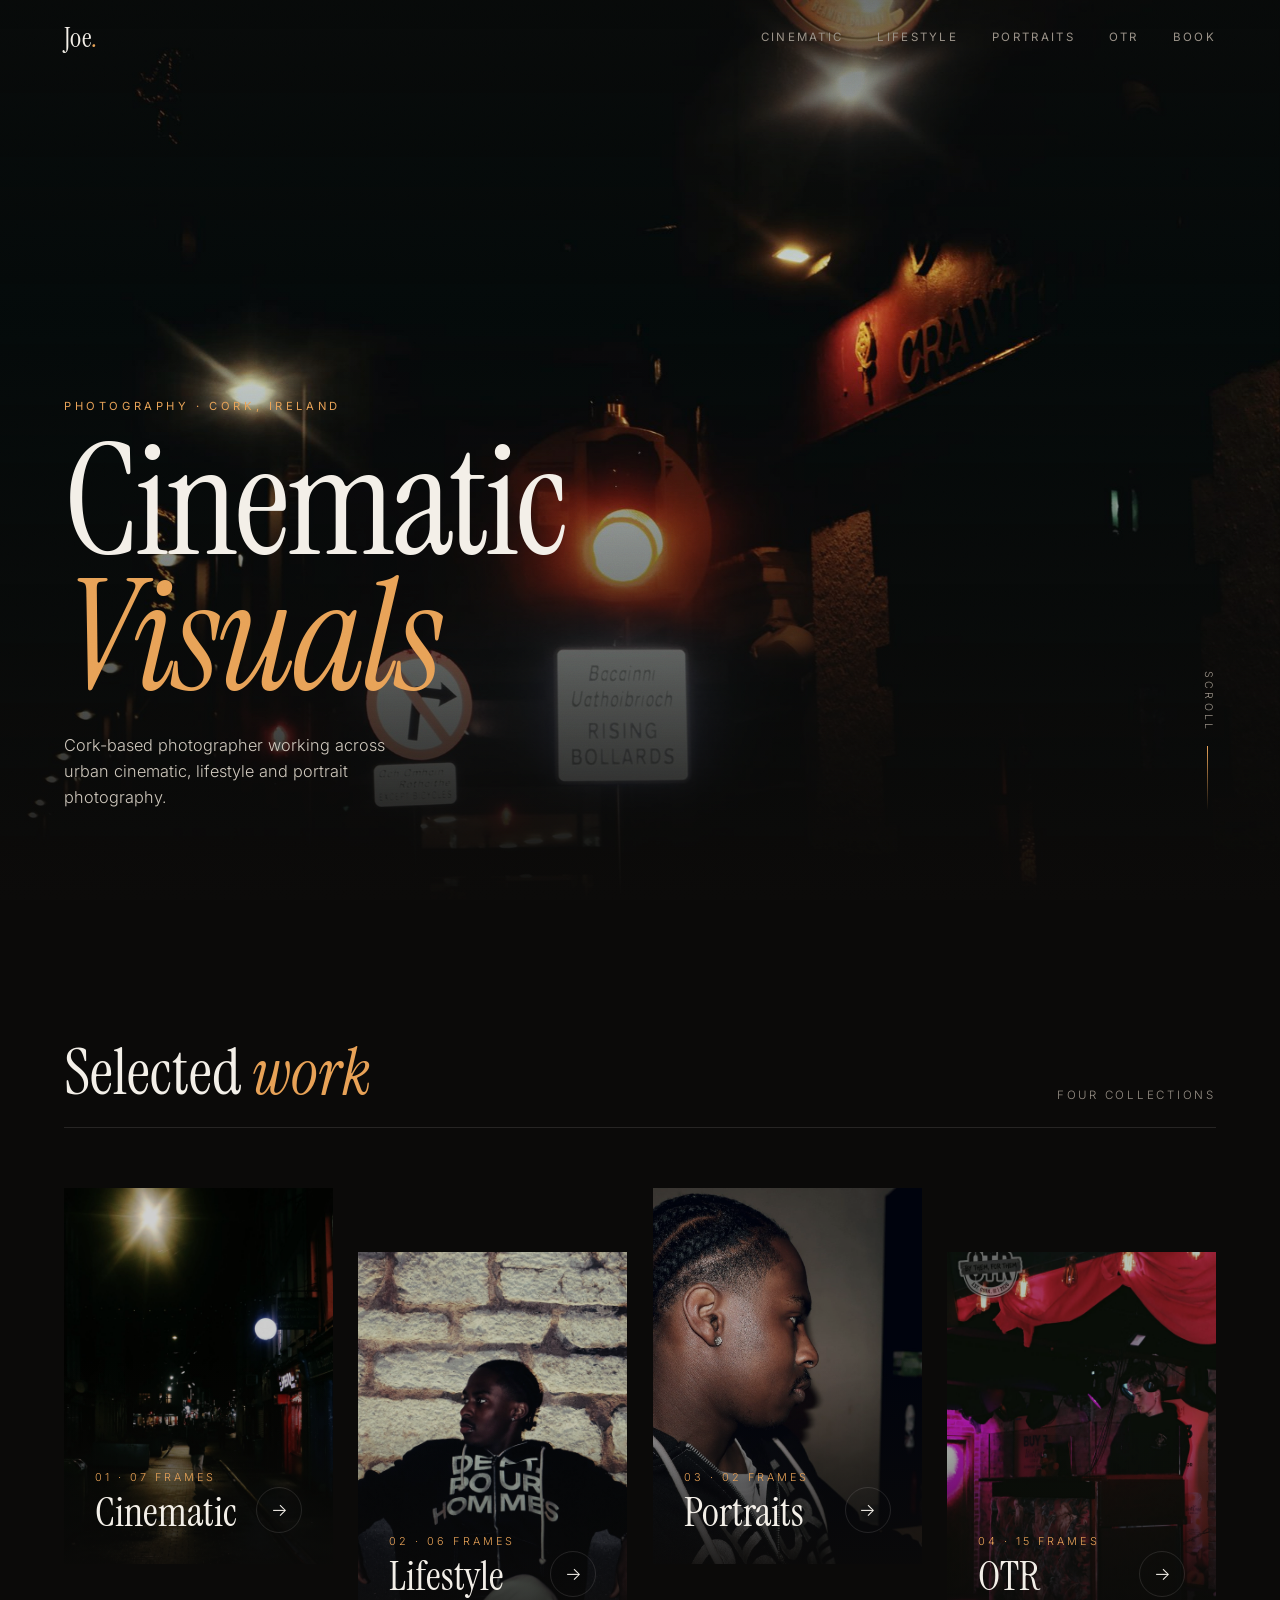
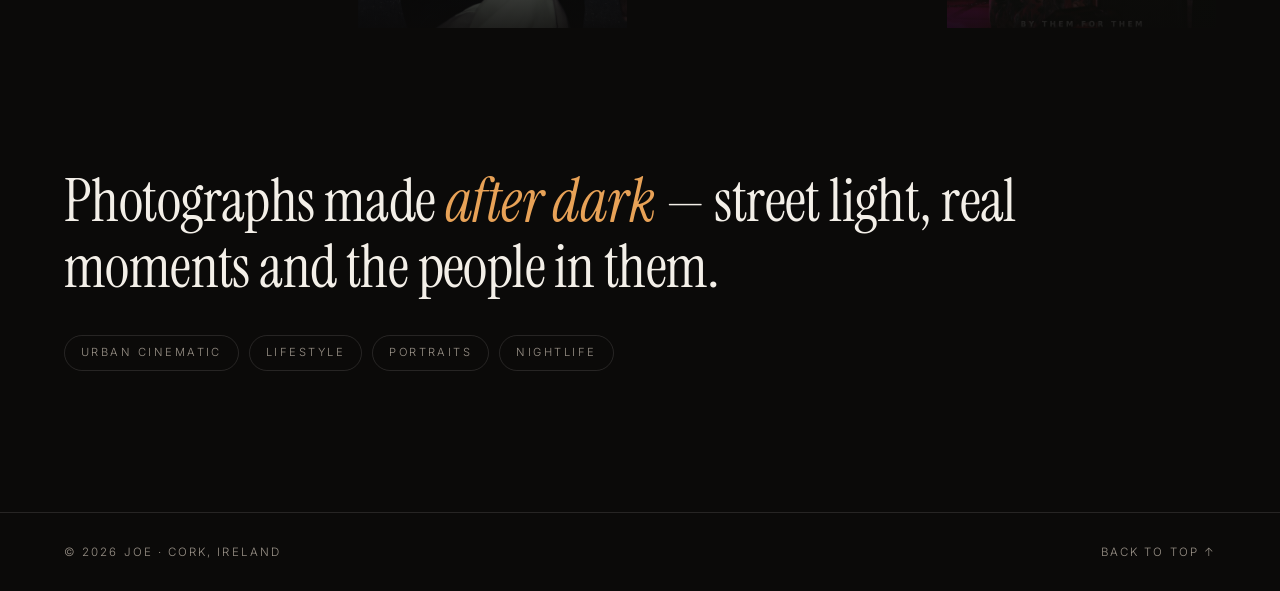
<file: index.html>
<!DOCTYPE html>
<html lang="en">
<head>
<meta charset="UTF-8">
<meta name="viewport" content="width=device-width, initial-scale=1.0">
<title>Joe — Photography</title>
<meta name="description" content="Cinematic, lifestyle and portrait photography by Joe.">
<link rel="preconnect" href="https://fonts.googleapis.com">
<link rel="preconnect" href="https://fonts.gstatic.com" crossorigin>
<link href="https://fonts.googleapis.com/css2?family=Instrument+Serif:ital@0;1&family=Inter:wght@300;400;500&display=swap" rel="stylesheet">
<link rel="stylesheet" href="styles.css">
</head>
<body id="top">

<nav class="nav">
  <a class="brand" href="index.html">Joe<em>.</em></a>
  <div class="nav-links">
    <a href="cinematic.html">Cinematic</a>
    <a href="lifestyle.html">Lifestyle</a>
    <a href="portraits.html">Portraits</a>
    <a href="otr.html">OTR</a>
    <a href="book/">Book</a>
  </div>
</nav>

<header class="hero">
  <div class="hero-bg"><img src="web/028.jpg" alt="" fetchpriority="high"></div>
  <div>
    <span class="eyebrow">Photography · Cork, Ireland</span>
    <h1>Cinematic<br><em>Visuals</em></h1>
    <p>Cork-based photographer working across urban cinematic, lifestyle and portrait photography.</p>
  </div>
  <span class="scroll-cue" aria-hidden="true">Scroll</span>
</header>

<main>
  <section class="section" id="work">
    <div class="section-head">
      <h2>Selected <em>work</em></h2>
      <span>Four collections</span>
    </div>
    <div class="cards">
    <a class="card reveal" href="cinematic.html">
      <img src="web/046.jpg" alt="Cinematic collection" loading="lazy" style="object-position:50% 50%">
      <div class="card-info">
        <div><small>01 · 07 frames</small><h3>Cinematic</h3></div>
        <span class="arrow" aria-hidden="true">→</span>
      </div>
    </a>
    <a class="card reveal" href="lifestyle.html">
      <img src="web/031.jpg" alt="Lifestyle collection" loading="lazy" style="object-position:50% 50%">
      <div class="card-info">
        <div><small>02 · 06 frames</small><h3>Lifestyle</h3></div>
        <span class="arrow" aria-hidden="true">→</span>
      </div>
    </a>
    <a class="card reveal" href="portraits.html">
      <img src="web/062.jpg" alt="Portraits collection" loading="lazy" style="object-position:38% 50%">
      <div class="card-info">
        <div><small>03 · 02 frames</small><h3>Portraits</h3></div>
        <span class="arrow" aria-hidden="true">→</span>
      </div>
    </a>
    <a class="card reveal" href="otr.html">
      <img src="web/otr-139.jpg" alt="OTR collection" loading="lazy" style="object-position:50% 50%">
      <div class="card-info">
        <div><small>04 · 15 frames</small><h3>OTR</h3></div>
        <span class="arrow" aria-hidden="true">→</span>
      </div>
    </a>
    </div>
  </section>

  <section class="section" style="padding-top:0">
    <p class="statement reveal">Photographs made <em>after dark</em> — street light, real moments and the people in them.</p>
    <div class="statement-meta reveal">
      <span>Urban cinematic</span><span>Lifestyle</span><span>Portraits</span><span>Nightlife</span>
    </div>
  </section>
</main>

<footer class="footer">
  <span>© 2026 Joe · Cork, Ireland</span>
  <a href="#top">Back to top ↑</a>
</footer>

<script src="script.js"></script>
</body>
</html>
</file>
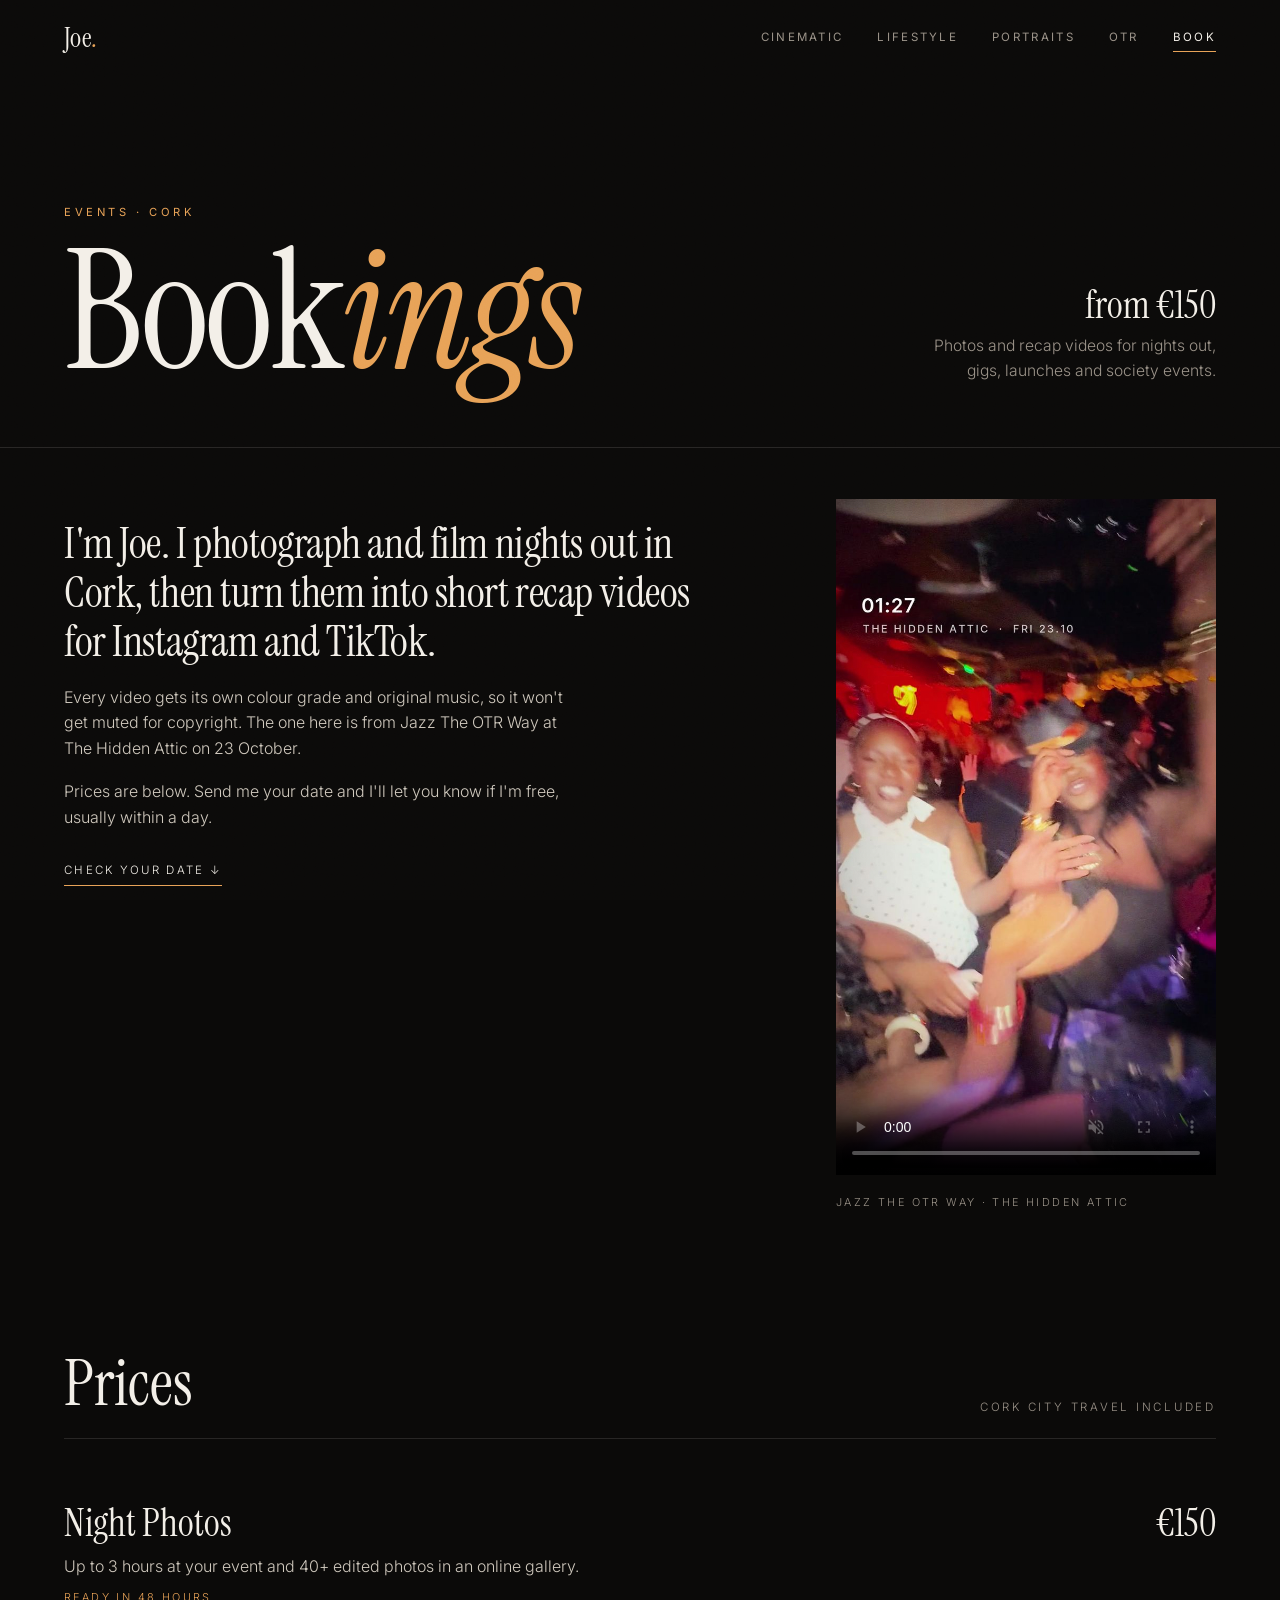
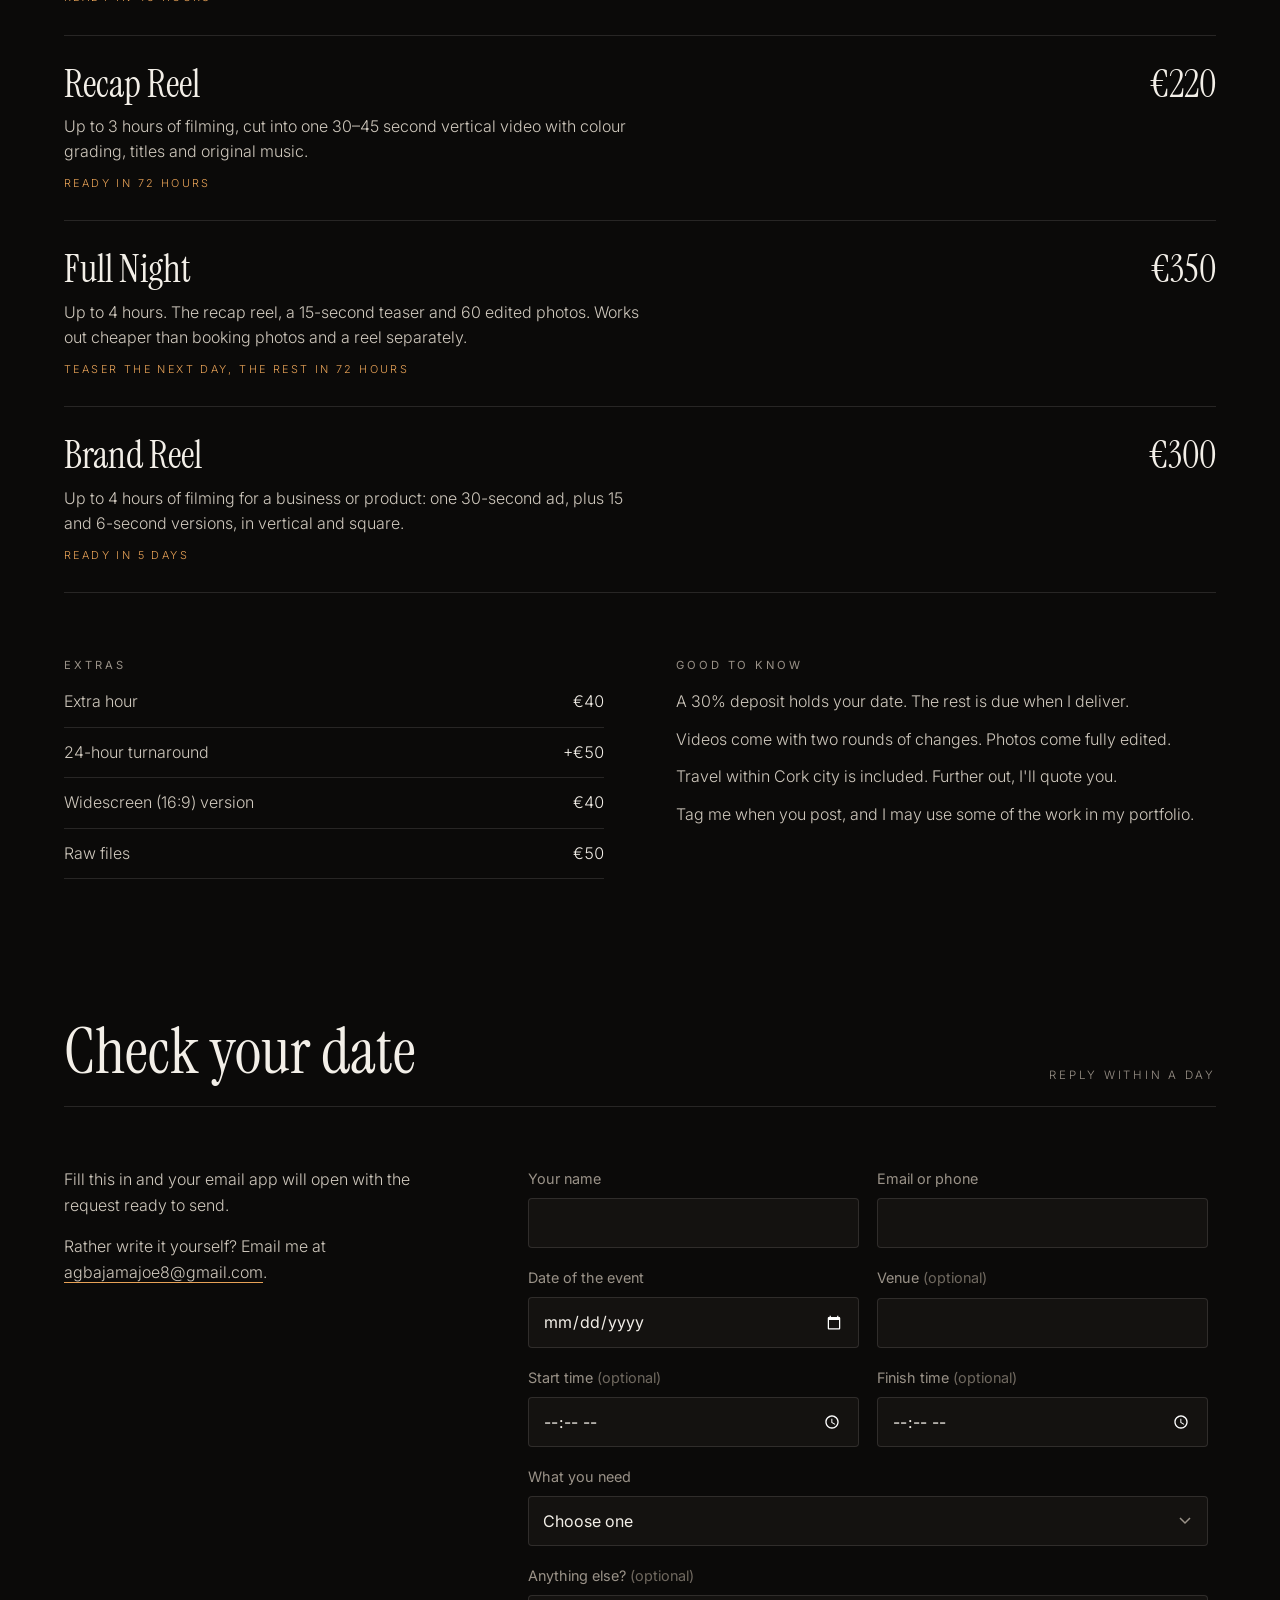
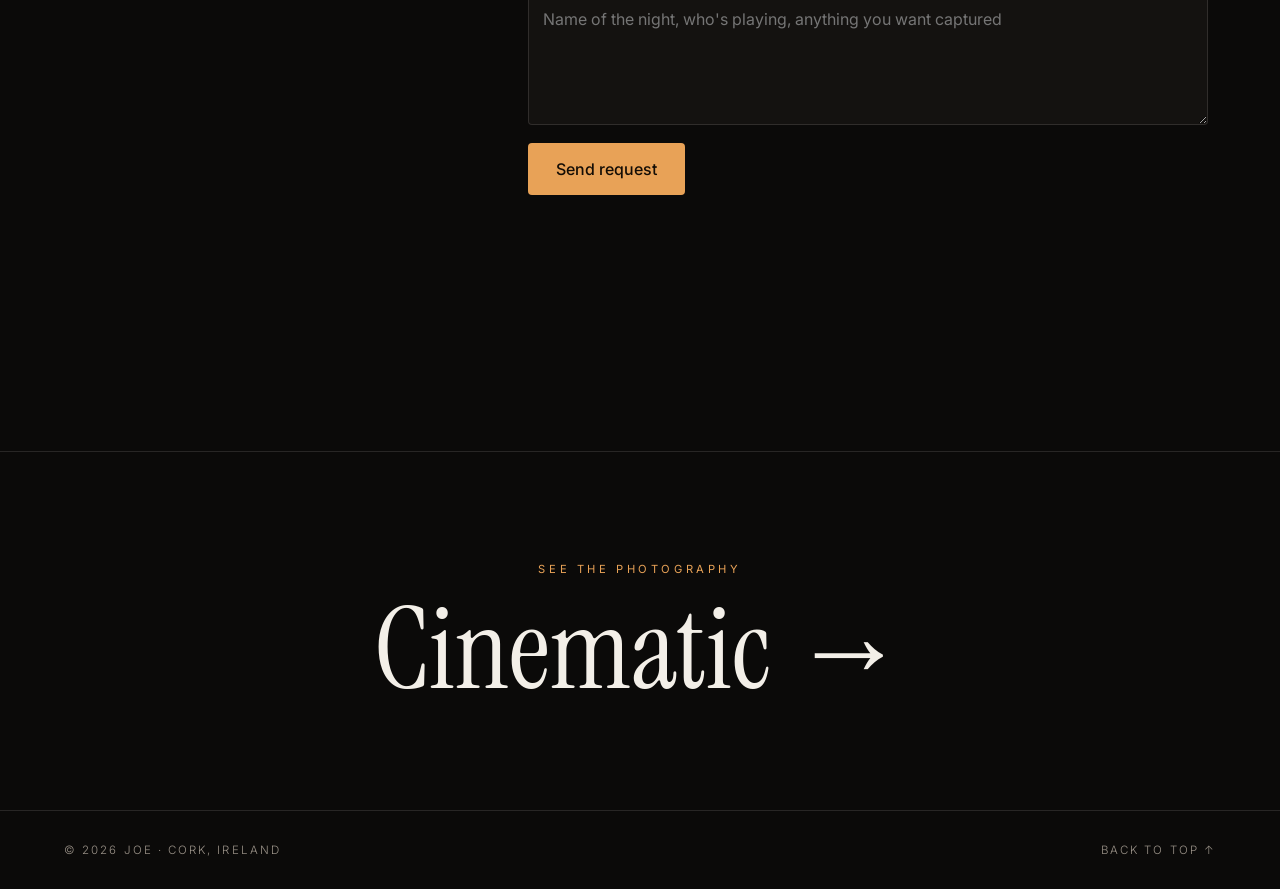
<file: book/index.html>
<!DOCTYPE html>
<html lang="en">
<head>
<meta charset="UTF-8">
<meta name="viewport" content="width=device-width, initial-scale=1.0">
<title>Book — Joe</title>
<meta name="description" content="Book Joe for event photos and recap videos in Cork. Prices from €150.">
<meta property="og:type" content="website">
<meta property="og:title" content="Book Joe for your night">
<meta property="og:description" content="Event photos and recap videos for nights out, gigs, launches and society events in Cork. Prices from €150.">
<meta property="og:url" content="https://joseph-ops-java.github.io/Joe-s-Photography/book/">
<meta property="og:image" content="https://joseph-ops-java.github.io/Joe-s-Photography/book/img/og.jpg">
<meta property="og:image:width" content="1200">
<meta property="og:image:height" content="630">
<meta name="twitter:card" content="summary_large_image">
<link rel="preconnect" href="https://fonts.googleapis.com">
<link rel="preconnect" href="https://fonts.gstatic.com" crossorigin>
<link href="https://fonts.googleapis.com/css2?family=Instrument+Serif:ital@0;1&family=Inter:wght@300;400;500&display=swap" rel="stylesheet">
<link rel="stylesheet" href="../styles.css">
<style>
/* Booking page: built on the portfolio's styles.css, nothing new to learn. */
[hidden] { display: none !important; }
html { color-scheme: dark; }

.bk-intro { display: grid; gap: clamp(32px, 5vw, 72px); padding: 0 var(--pad); align-items: start; }
@media (min-width: 900px) { .bk-intro { grid-template-columns: minmax(0, 1fr) minmax(0, 380px); } }
.bk-video { margin: 0; }
.bk-video video { width: 100%; aspect-ratio: 9 / 16; object-fit: cover; background: var(--bg-soft); }
.bk-video figcaption { margin-top: 12px; font-size: .68rem; letter-spacing: .22em; text-transform: uppercase; color: var(--muted); }
.bk-text { max-width: 640px; padding-top: clamp(0px, 2vw, 20px); }
.bk-lead { font-family: var(--serif); font-size: clamp(1.75rem, 3.4vw, 2.7rem); line-height: 1.14; letter-spacing: -.01em; }
.bk-text p + p { margin-top: 18px; color: #cfc8bd; max-width: 52ch; }
.bk-jump { display: inline-block; margin-top: 30px; padding-bottom: 6px; border-bottom: 1px solid var(--accent); font-size: .72rem; letter-spacing: .2em; text-transform: uppercase; transition: color .3s; }
.bk-jump:hover { color: var(--accent); }

.bk-prices { list-style: none; }
.bk-prices li { display: grid; grid-template-columns: minmax(0, 1fr) auto; gap: 0 32px; padding: 28px 0; border-bottom: 1px solid var(--line); }
.bk-prices li:first-child { padding-top: 4px; }
.bk-prices h3, .bk-price { font-family: var(--serif); font-weight: 400; font-size: clamp(1.7rem, 3vw, 2.4rem); line-height: 1.05; }
.bk-price { grid-column: 2; grid-row: 1; font-variant-numeric: tabular-nums; }
.bk-prices p { grid-column: 1 / -1; margin-top: 10px; max-width: 58ch; color: #cfc8bd; }
.bk-when { grid-column: 1 / -1; margin-top: 10px; font-size: .68rem; letter-spacing: .22em; text-transform: uppercase; color: var(--accent); }

.bk-small { display: grid; gap: 36px; margin-top: clamp(40px, 6vw, 64px); }
@media (min-width: 900px) { .bk-small { grid-template-columns: 1fr 1fr; gap: 72px; } }
.bk-small h3 { margin-bottom: 14px; font-size: .7rem; font-weight: 400; letter-spacing: .26em; text-transform: uppercase; color: var(--muted); }
.bk-small ul { list-style: none; display: grid; gap: 12px; color: #cfc8bd; }
.bk-addons li { display: flex; justify-content: space-between; gap: 16px; padding-bottom: 12px; border-bottom: 1px solid var(--line); }
.bk-addons span { color: var(--ink); font-variant-numeric: tabular-nums; }

.bk-book { display: grid; gap: clamp(28px, 4vw, 64px); }
@media (min-width: 900px) { .bk-book { grid-template-columns: minmax(0, .75fr) minmax(0, 1.25fr); } }
.bk-aside p { max-width: 38ch; color: #cfc8bd; }
.bk-aside p + p { margin-top: 16px; }
.bk-aside a { border-bottom: 1px solid var(--accent); }
.bk-aside a:hover { color: var(--accent); }
.bk-form { display: grid; gap: 18px; max-width: 680px; }
.bk-row { display: grid; gap: 18px; }
@media (min-width: 560px) { .bk-row { grid-template-columns: 1fr 1fr; } }
.bk-field { display: grid; gap: 8px; font-size: .9rem; font-weight: 400; color: var(--muted); }
.bk-field i { font-style: normal; color: #6f685f; }
.bk-field input, .bk-field select, .bk-field textarea {
  width: 100%; min-height: 50px; padding: 12px 14px;
  border: 1px solid var(--line); border-radius: 4px; background: var(--bg-soft);
  color: var(--ink); font: 400 1rem/1.4 var(--sans);
  transition: border-color .25s;
}
.bk-field textarea { min-height: 130px; resize: vertical; }
.bk-field select {
  -webkit-appearance: none; appearance: none; padding-right: 42px;
  background: var(--bg-soft) url("data:image/svg+xml,%3Csvg xmlns='http://www.w3.org/2000/svg' width='12' height='8' viewBox='0 0 12 8'%3E%3Cpath d='M1 1l5 5 5-5' fill='none' stroke='%239a9288' stroke-width='1.5'/%3E%3C/svg%3E") no-repeat right 16px center;
}
.bk-field input:focus, .bk-field select:focus, .bk-field textarea:focus { outline: none; border-color: var(--accent); }
.bk-field [aria-invalid="true"] { border-color: #e0725f; }
.bk-error { color: #f0907e; }
.bk-send { justify-self: start; min-height: 52px; padding: 0 28px; border: 0; border-radius: 4px; background: var(--accent); color: #140d05; font: 500 1rem var(--sans); cursor: pointer; transition: background .3s; }
.bk-send:hover { background: #f0b06c; }
.bk-note { font-size: .9rem; color: var(--muted); }
.bk-done { padding: 18px 20px; border: 1px solid var(--line); border-left: 2px solid var(--accent); background: var(--bg-soft); color: var(--ink); }
.bk-done a { border-bottom: 1px solid var(--accent); }

.page-head p b.bk-from { font-size: 2.4rem; }
</style>
</head>
<body id="top">

<nav class="nav">
  <a class="brand" href="../index.html">Joe<em>.</em></a>
  <div class="nav-links">
    <a href="../cinematic.html">Cinematic</a>
    <a href="../lifestyle.html">Lifestyle</a>
    <a href="../portraits.html">Portraits</a>
    <a href="../otr.html">OTR</a>
    <a href="./" aria-current="page">Book</a>
  </div>
</nav>

<header class="page-head">
  <div>
    <span class="eyebrow">Events · Cork</span>
    <h1>Book<em>ings</em></h1>
  </div>
  <p><b class="bk-from">from €150</b>Photos and recap videos for nights out, gigs, launches and society events.</p>
</header>

<main>
  <section class="bk-intro">
    <div class="bk-text">
      <p class="bk-lead">I'm Joe. I photograph and film nights out in Cork, then turn them into short recap videos for Instagram and TikTok.</p>
      <p>Every video gets its own colour grade and original music, so it won't get muted for copyright. The one here is from Jazz The OTR Way at The Hidden Attic on 23 October.</p>
      <p>Prices are below. Send me your date and I'll let you know if I'm free, usually within a day.</p>
      <a class="bk-jump" href="#request">Check your date ↓</a>
    </div>
    <figure class="bk-video">
      <video src="recap.mp4" poster="img/poster.jpg" muted loop playsinline controls preload="metadata" aria-label="Recap video from Jazz The OTR Way at The Hidden Attic, Cork"></video>
      <figcaption>Jazz The OTR Way · The Hidden Attic</figcaption>
    </figure>
  </section>

  <section class="section" id="prices">
    <div class="section-head">
      <h2>Prices</h2>
      <span>Cork city travel included</span>
    </div>
    <ul class="bk-prices">
      <li>
        <h3>Night Photos</h3>
        <span class="bk-price">€150</span>
        <p>Up to 3 hours at your event and 40+ edited photos in an online gallery.</p>
        <span class="bk-when">Ready in 48 hours</span>
      </li>
      <li>
        <h3>Recap Reel</h3>
        <span class="bk-price">€220</span>
        <p>Up to 3 hours of filming, cut into one 30–45 second vertical video with colour grading, titles and original music.</p>
        <span class="bk-when">Ready in 72 hours</span>
      </li>
      <li>
        <h3>Full Night</h3>
        <span class="bk-price">€350</span>
        <p>Up to 4 hours. The recap reel, a 15-second teaser and 60 edited photos. Works out cheaper than booking photos and a reel separately.</p>
        <span class="bk-when">Teaser the next day, the rest in 72 hours</span>
      </li>
      <li>
        <h3>Brand Reel</h3>
        <span class="bk-price">€300</span>
        <p>Up to 4 hours of filming for a business or product: one 30-second ad, plus 15 and 6-second versions, in vertical and square.</p>
        <span class="bk-when">Ready in 5 days</span>
      </li>
    </ul>

    <div class="bk-small">
      <div>
        <h3>Extras</h3>
        <ul class="bk-addons">
          <li>Extra hour <span>€40</span></li>
          <li>24-hour turnaround <span>+€50</span></li>
          <li>Widescreen (16:9) version <span>€40</span></li>
          <li>Raw files <span>€50</span></li>
        </ul>
      </div>
      <div>
        <h3>Good to know</h3>
        <ul>
          <li>A 30% deposit holds your date. The rest is due when I deliver.</li>
          <li>Videos come with two rounds of changes. Photos come fully edited.</li>
          <li>Travel within Cork city is included. Further out, I'll quote you.</li>
          <li>Tag me when you post, and I may use some of the work in my portfolio.</li>
        </ul>
      </div>
    </div>
  </section>

  <section class="section" id="request" style="padding-top:0">
    <div class="section-head">
      <h2>Check your date</h2>
      <span>Reply within a day</span>
    </div>
    <div class="bk-book">
      <div class="bk-aside">
        <p>Fill this in and your email app will open with the request ready to send.</p>
        <p>Rather write it yourself? Email me at <a href="mailto:agbajamajoe8@gmail.com">agbajamajoe8@gmail.com</a>.</p>
      </div>
      <form class="bk-form" id="bk-form" novalidate>
        <div class="bk-row">
          <label class="bk-field" for="bk-name"><span>Your name</span><input id="bk-name" name="name" type="text" autocomplete="name" required></label>
          <label class="bk-field" for="bk-contact"><span>Email or phone</span><input id="bk-contact" name="contact" type="text" autocomplete="email" required></label>
        </div>
        <div class="bk-row">
          <label class="bk-field" for="bk-date"><span>Date of the event</span><input id="bk-date" name="date" type="date" required></label>
          <label class="bk-field" for="bk-venue"><span>Venue <i>(optional)</i></span><input id="bk-venue" name="venue" type="text"></label>
        </div>
        <div class="bk-row">
          <label class="bk-field" for="bk-start"><span>Start time <i>(optional)</i></span><input id="bk-start" name="start" type="time"></label>
          <label class="bk-field" for="bk-finish"><span>Finish time <i>(optional)</i></span><input id="bk-finish" name="finish" type="time"></label>
        </div>
        <label class="bk-field" for="bk-package"><span>What you need</span>
          <select id="bk-package" name="package" required>
            <option value="">Choose one</option>
            <option>Night Photos (€150)</option>
            <option>Recap Reel (€220)</option>
            <option>Full Night (€350)</option>
            <option>Brand Reel (€300)</option>
            <option>Not sure yet</option>
          </select>
        </label>
        <label class="bk-field" for="bk-message"><span>Anything else? <i>(optional)</i></span><textarea id="bk-message" name="message" rows="4" placeholder="Name of the night, who's playing, anything you want captured"></textarea></label>
        <p class="bk-error" id="bk-error" role="alert" hidden></p>
        <button class="bk-send" type="submit">Send request</button>
        <p class="bk-done" id="bk-done" role="status" hidden></p>
      </form>
    </div>
  </section>
</main>

<a class="next" href="../cinematic.html">
  <span class="eyebrow">See the photography</span>
  <h2>Cinematic →</h2>
</a>

<footer class="footer">
  <span>© 2026 Joe · Cork, Ireland</span>
  <a href="#top">Back to top ↑</a>
</footer>

<script>
(function () {
  var EMAIL = "agbajamajoe8@gmail.com";

  // Nav background once the page is scrolled (same as the rest of the site)
  var nav = document.querySelector(".nav");
  function onScroll() { if (nav) nav.classList.toggle("scrolled", window.scrollY > 30); }
  onScroll();
  window.addEventListener("scroll", onScroll, { passive: true });

  // Play the recap quietly on loop, unless the visitor prefers less motion
  var video = document.querySelector(".bk-video video");
  if (video && !window.matchMedia("(prefers-reduced-motion: reduce)").matches) {
    video.muted = true;
    var p = video.play();
    if (p && p.catch) p.catch(function () {});
  }

  // Booking request
  var form = document.getElementById("bk-form");
  var errorEl = document.getElementById("bk-error");
  var doneEl = document.getElementById("bk-done");
  var dateEl = document.getElementById("bk-date");
  function pad(n) { return (n < 10 ? "0" : "") + n; }
  var now = new Date();
  dateEl.min = now.getFullYear() + "-" + pad(now.getMonth() + 1) + "-" + pad(now.getDate());

  function nice(v) {
    var d = new Date(v + "T12:00:00");
    return isNaN(d) ? v : d.toLocaleDateString("en-IE", { weekday: "long", day: "numeric", month: "long", year: "numeric" });
  }
  function esc(s) { return s.replace(/[&<>"]/g, function (c) { return { "&": "&amp;", "<": "&lt;", ">": "&gt;", '"': "&quot;" }[c]; }); }

  form.addEventListener("submit", function (e) {
    e.preventDefault();
    var f = form.elements;
    var val = function (n) { return f[n].value.trim(); };
    var needed = [["name", "your name"], ["contact", "an email or phone number"], ["date", "the date"], ["package", "what you need"]];
    var missing = [];
    needed.forEach(function (pair) {
      var empty = !val(pair[0]);
      f[pair[0]].setAttribute("aria-invalid", empty ? "true" : "false");
      if (empty) missing.push(pair[1]);
    });
    if (missing.length) {
      var list = missing.length > 1 ? missing.slice(0, -1).join(", ") + " and " + missing[missing.length - 1] : missing[0];
      errorEl.textContent = "Please add " + list + ".";
      errorEl.hidden = false;
      doneEl.hidden = true;
      form.querySelector('[aria-invalid="true"]').focus();
      return;
    }
    errorEl.hidden = true;

    var times = [val("start") && "from " + val("start"), val("finish") && "until " + val("finish")].filter(Boolean).join(" ");
    var lines = [
      "Hi Joe,",
      "",
      "I'd like to book you.",
      "",
      "Date: " + nice(val("date")) + (times ? ", " + times : ""),
      "Venue: " + (val("venue") || "to confirm"),
      "Package: " + val("package"),
      val("message") ? "\n" + val("message") : null,
      "",
      "Thanks,",
      val("name"),
      val("contact")
    ].filter(function (l) { return l !== null; });
    var subject = "Booking request for " + nice(val("date"));
    var href = "mailto:" + EMAIL + "?subject=" + encodeURIComponent(subject) + "&body=" + encodeURIComponent(lines.join("\n"));

    doneEl.innerHTML = "Thanks, " + esc(val("name").split(" ")[0]) + ". Your email app should open with the request ready to send. If it doesn't, email me at <a href=\"mailto:" + EMAIL + "\">" + EMAIL + "</a> with your date.";
    doneEl.hidden = false;
    try { window.location.href = href; } catch (err) { /* the note above has the address */ }
  });
})();
</script>
</body>
</html>
</file>
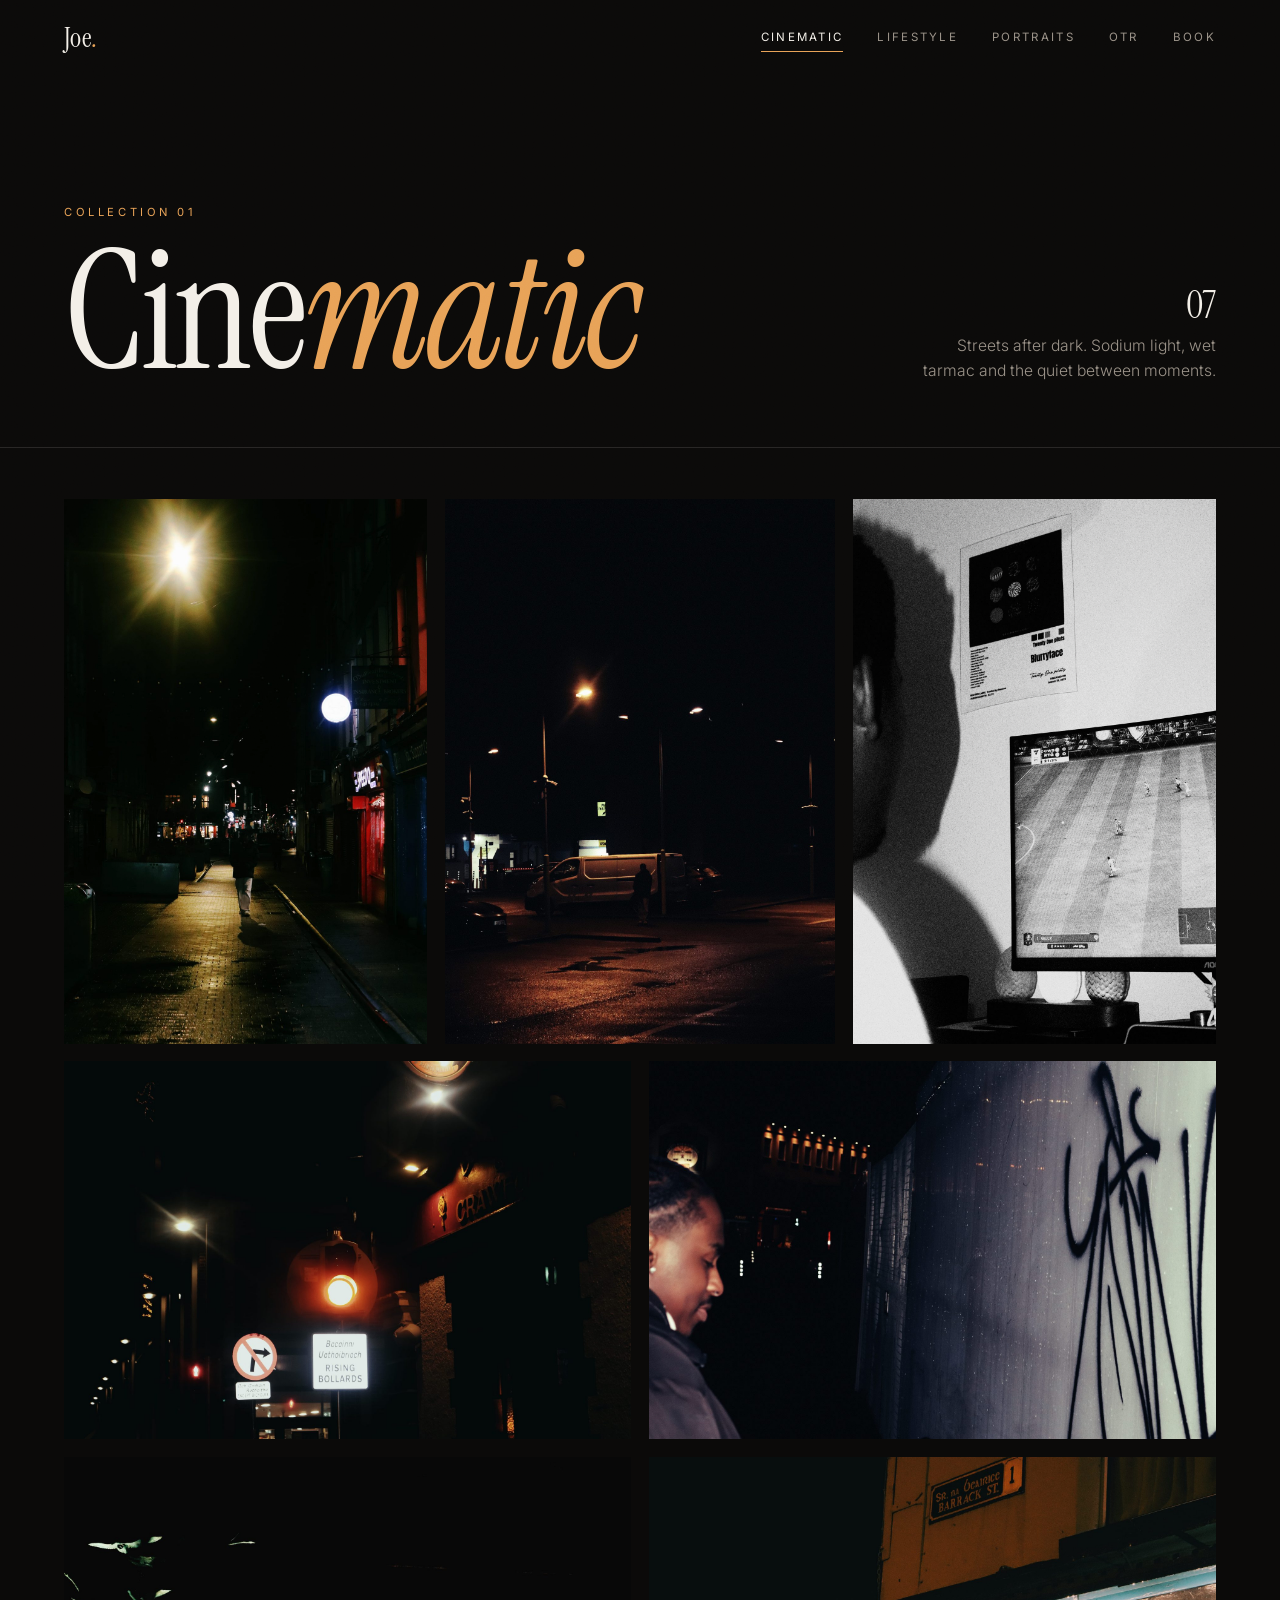
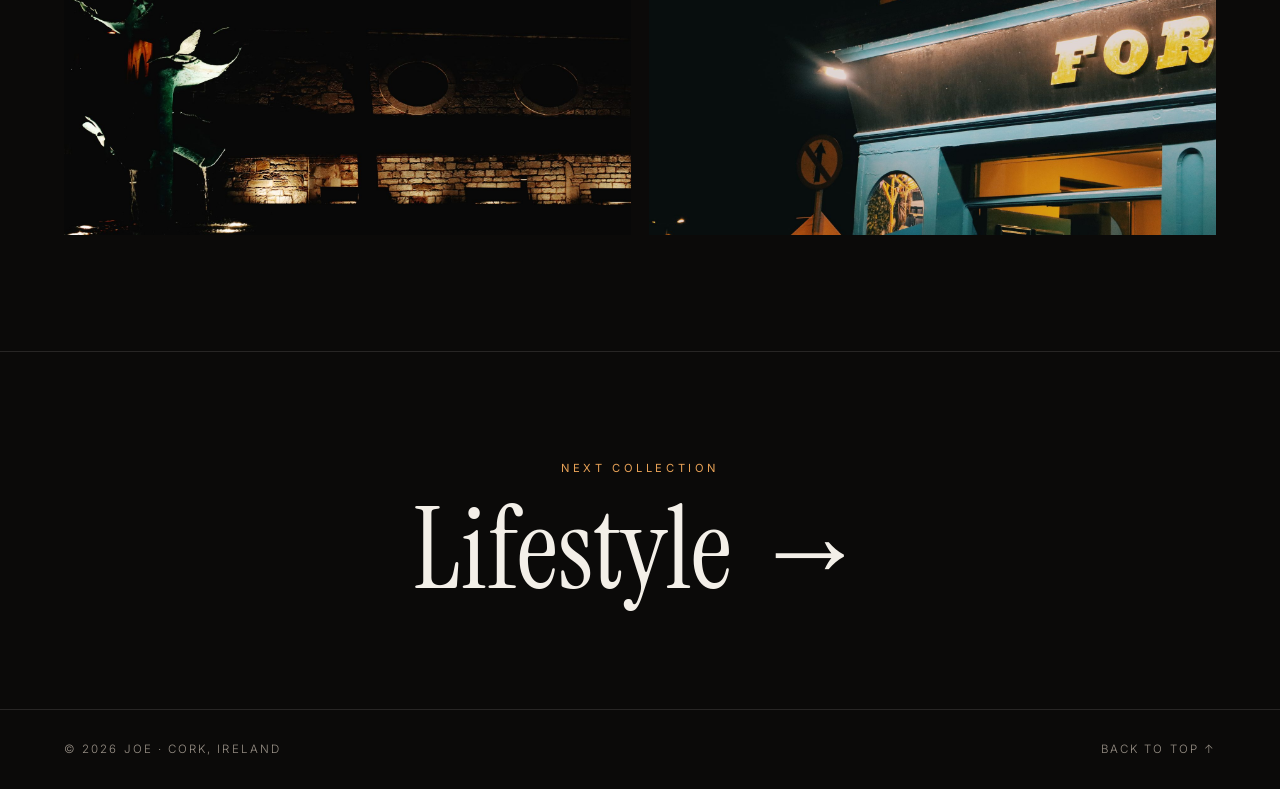
<file: cinematic.html>
<!DOCTYPE html>
<html lang="en">
<head>
<meta charset="UTF-8">
<meta name="viewport" content="width=device-width, initial-scale=1.0">
<title>Cinematic — Joe</title>
<meta name="description" content="Cinematic photography by Joe, Cork-based photographer.">
<link rel="preconnect" href="https://fonts.googleapis.com">
<link rel="preconnect" href="https://fonts.gstatic.com" crossorigin>
<link href="https://fonts.googleapis.com/css2?family=Instrument+Serif:ital@0;1&family=Inter:wght@300;400;500&display=swap" rel="stylesheet">
<link rel="stylesheet" href="styles.css">
</head>
<body id="top">

<nav class="nav">
  <a class="brand" href="index.html">Joe<em>.</em></a>
  <div class="nav-links">
    <a href="cinematic.html" aria-current="page">Cinematic</a>
    <a href="lifestyle.html">Lifestyle</a>
    <a href="portraits.html">Portraits</a>
    <a href="otr.html">OTR</a>
    <a href="book/">Book</a>
  </div>
</nav>

<header class="page-head">
  <div>
    <span class="eyebrow">Collection 01</span>
    <h1>Cine<em>matic</em></h1>
  </div>
  <p><b>07</b>Streets after dark. Sodium light, wet tarmac and the quiet between moments.</p>
</header>

<main class="gallery">
  <button class="shot reveal" type="button" style="--ar:0.6667" aria-label="Open photo 046">
    <img src="web/046.jpg" width="1200" height="1800" alt="Cinematic photograph, frame 046" fetchpriority="high" decoding="async">
    <span class="cap">№ 046</span>
  </button>
  <button class="shot reveal" type="button" style="--ar:0.7161" aria-label="Open photo 052">
    <img src="web/052.jpg" width="1289" height="1800" alt="Cinematic photograph, frame 052" fetchpriority="high" decoding="async">
    <span class="cap">№ 052</span>
  </button>
  <button class="shot reveal" type="button" style="--ar:0.6667" aria-label="Open photo 005">
    <img src="web/005.jpg" width="1200" height="1800" alt="Cinematic photograph, frame 005" loading="lazy" decoding="async">
    <span class="cap">№ 005</span>
  </button>
  <button class="shot reveal" type="button" style="--ar:1.5000" aria-label="Open photo 028">
    <img src="web/028.jpg" width="1800" height="1200" alt="Cinematic photograph, frame 028" loading="lazy" decoding="async">
    <span class="cap">№ 028</span>
  </button>
  <button class="shot reveal" type="button" style="--ar:1.5000" aria-label="Open photo 026">
    <img src="web/026.jpg" width="1800" height="1200" alt="Cinematic photograph, frame 026" loading="lazy" decoding="async">
    <span class="cap">№ 026</span>
  </button>
  <button class="shot reveal" type="button" style="--ar:1.5000" aria-label="Open photo 047">
    <img src="web/047.jpg" width="1800" height="1200" alt="Cinematic photograph, frame 047" loading="lazy" decoding="async">
    <span class="cap">№ 047</span>
  </button>
  <button class="shot reveal" type="button" style="--ar:1.5000" aria-label="Open photo 054">
    <img src="web/054.jpg" width="1800" height="1200" alt="Cinematic photograph, frame 054" loading="lazy" decoding="async">
    <span class="cap">№ 054</span>
  </button>
</main>

<a class="next" href="lifestyle.html">
  <span class="eyebrow">Next collection</span>
  <h2>Lifestyle →</h2>
</a>

<footer class="footer">
  <span>© 2026 Joe · Cork, Ireland</span>
  <a href="#top">Back to top ↑</a>
</footer>

<script src="script.js"></script>
</body>
</html>
</file>
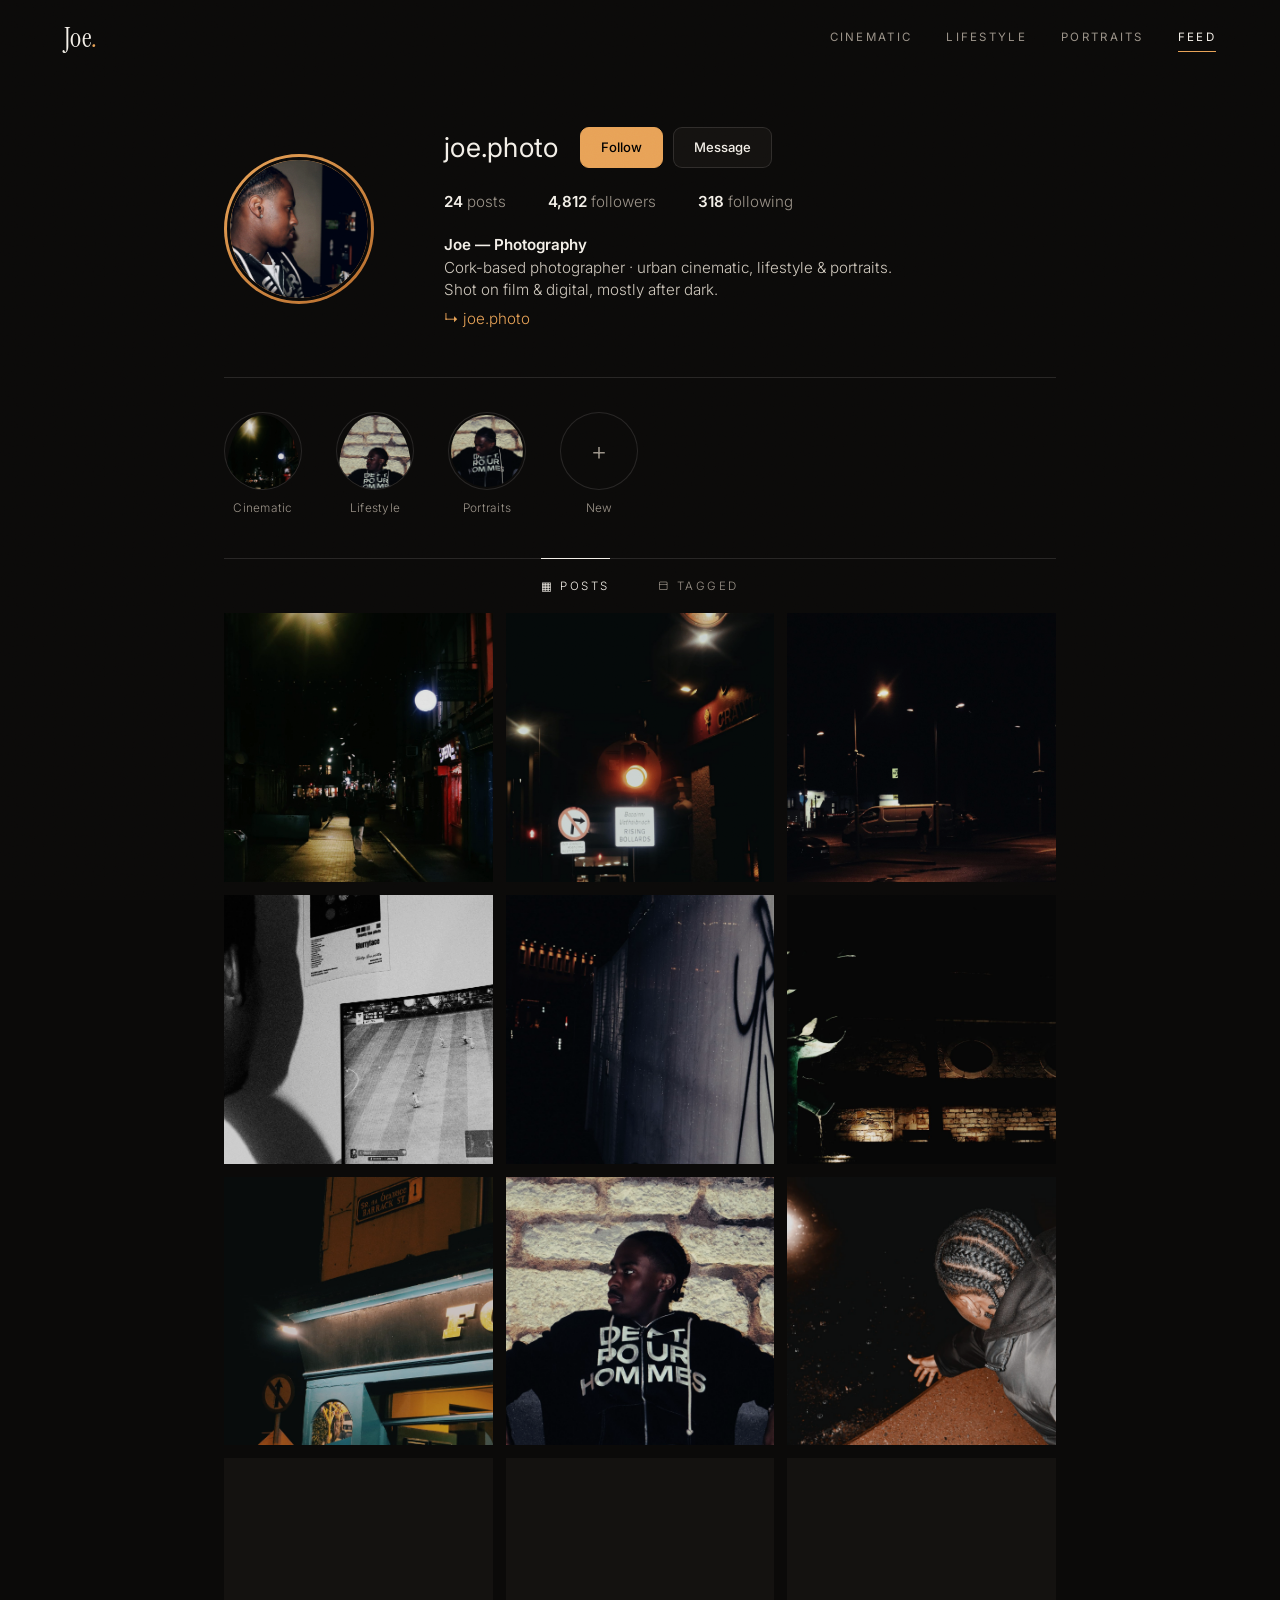
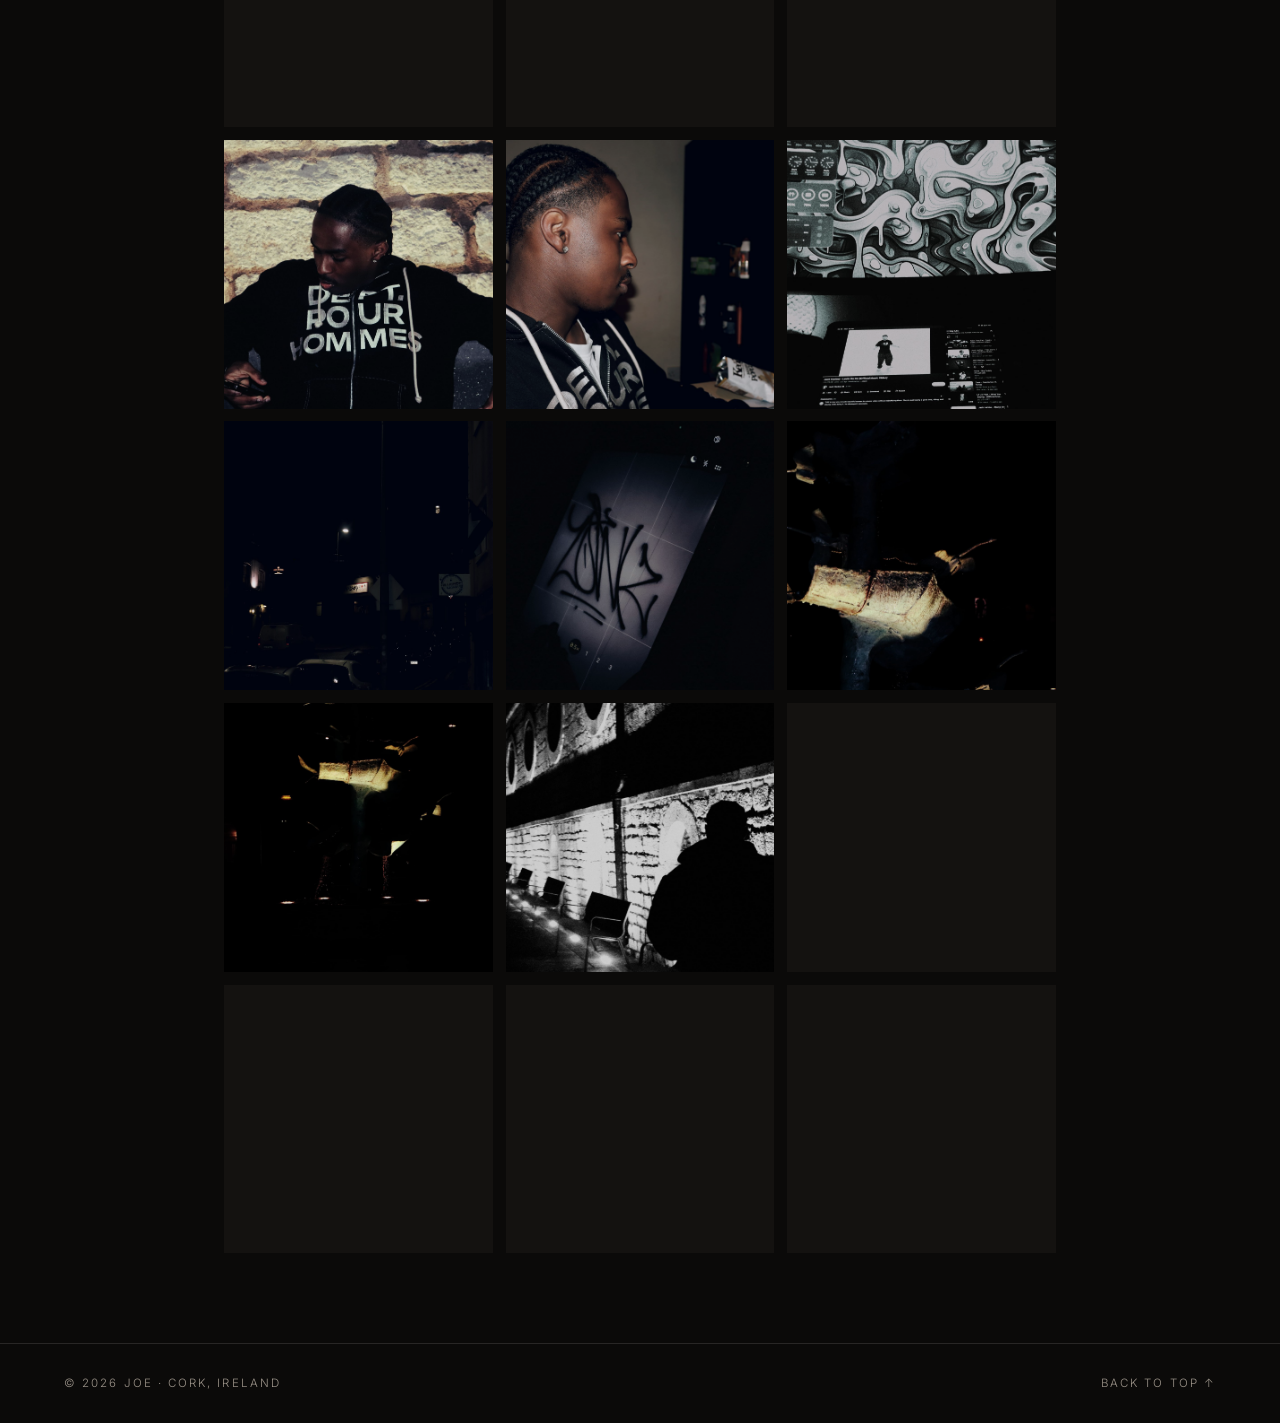
<file: feed.html>
<!DOCTYPE html>
<html lang="en">
<head>
<meta charset="UTF-8">
<meta name="viewport" content="width=device-width, initial-scale=1.0">
<title>Feed — Joe</title>
<meta name="description" content="The photo feed of Joe, Cork-based photographer.">
<link rel="preconnect" href="https://fonts.googleapis.com">
<link rel="preconnect" href="https://fonts.gstatic.com" crossorigin>
<link href="https://fonts.googleapis.com/css2?family=Instrument+Serif:ital@0;1&family=Inter:wght@300;400;500;600&display=swap" rel="stylesheet">
<link rel="stylesheet" href="styles.css">
<link rel="stylesheet" href="feed.css">
</head>
<body id="top">

<nav class="nav scrolled">
  <a class="brand" href="index.html">Joe<em>.</em></a>
  <div class="nav-links">
    <a href="cinematic.html">Cinematic</a>
    <a href="lifestyle.html">Lifestyle</a>
    <a href="portraits.html">Portraits</a>
    <a href="feed.html" aria-current="page">Feed</a>
  </div>
</nav>

<main class="feed-wrap">

  <header class="profile reveal">
    <div class="pfp"><img src="web/062.jpg" alt="Joe" loading="eager"></div>
    <div class="profile-body">
      <div class="profile-top">
        <h1 class="handle">joe.photo</h1>
        <div class="profile-actions">
          <a class="btn btn-accent" href="mailto:hello@joe.photo">Follow</a>
          <a class="btn" href="mailto:hello@joe.photo">Message</a>
        </div>
      </div>
      <ul class="stats">
        <li><b>24</b> posts</li>
        <li><b>4,812</b> followers</li>
        <li><b>318</b> following</li>
      </ul>
      <div class="bio">
        <p class="bio-name">Joe — Photography</p>
        <p>Cork-based photographer · urban cinematic, lifestyle &amp; portraits.</p>
        <p>Shot on film &amp; digital, mostly after dark.</p>
        <a class="bio-link" href="index.html">↳ joe.photo</a>
      </div>
    </div>
  </header>

  <nav class="highlights reveal" aria-label="Collections">
    <a class="hl" href="cinematic.html"><span class="hl-ring"><img src="web/046.jpg" alt=""></span><small>Cinematic</small></a>
    <a class="hl" href="lifestyle.html"><span class="hl-ring"><img src="web/031.jpg" alt=""></span><small>Lifestyle</small></a>
    <a class="hl" href="portraits.html"><span class="hl-ring"><img src="web/035.jpg" alt=""></span><small>Portraits</small></a>
    <span class="hl"><span class="hl-ring hl-add" aria-hidden="true">+</span><small>New</small></span>
  </nav>

  <div class="tabs reveal"><span class="tab active">▦ Posts</span><span class="tab">⬒ Tagged</span></div>

  <section class="feed-grid">
    <button class="shot tile reveal" type="button" style="--ar:0.6667" aria-label="Patrick St. after the rain">
      <img src="web/046.jpg" width="1200" height="1800" alt="Patrick St. after the rain" fetchpriority="high" decoding="async">
      <span class="tile-ov"><span class="tile-cap">Patrick St. after the rain</span></span>
    </button>
    <button class="shot tile reveal" type="button" style="--ar:1.5000" aria-label="Last bus, MacCurtain">
      <img src="web/028.jpg" width="1800" height="1200" alt="Last bus, MacCurtain" fetchpriority="high" decoding="async">
      <span class="tile-ov"><span class="tile-cap">Last bus, MacCurtain</span></span>
    </button>
    <button class="shot tile reveal" type="button" style="--ar:0.7161" aria-label="Nobody on the quays">
      <img src="web/052.jpg" width="1289" height="1800" alt="Nobody on the quays" fetchpriority="high" decoding="async">
      <span class="tile-ov"><span class="tile-cap">Nobody on the quays</span></span>
    </button>
    <button class="shot tile reveal" type="button" style="--ar:0.6667" aria-label="Frame № 005">
      <img src="web/005.jpg" width="1200" height="1800" alt="Frame № 005" fetchpriority="high" decoding="async">
      <span class="tile-ov"><span class="tile-cap">Frame № 005</span></span>
    </button>
    <button class="shot tile reveal" type="button" style="--ar:1.5000" aria-label="Frame № 026">
      <img src="web/026.jpg" width="1800" height="1200" alt="Frame № 026" fetchpriority="high" decoding="async">
      <span class="tile-ov"><span class="tile-cap">Frame № 026</span></span>
    </button>
    <button class="shot tile reveal" type="button" style="--ar:1.5000" aria-label="Frame № 047">
      <img src="web/047.jpg" width="1800" height="1200" alt="Frame № 047" fetchpriority="high" decoding="async">
      <span class="tile-ov"><span class="tile-cap">Frame № 047</span></span>
    </button>
    <button class="shot tile reveal" type="button" style="--ar:1.5000" aria-label="Frame № 054">
      <img src="web/054.jpg" width="1800" height="1200" alt="Frame № 054" loading="lazy" decoding="async">
      <span class="tile-ov"><span class="tile-cap">Frame № 054</span></span>
    </button>
    <button class="shot tile reveal" type="button" style="--ar:0.6667" aria-label="Dept. — portrait no.1">
      <img src="web/031.jpg" width="1200" height="1800" alt="Dept. — portrait no.1" loading="lazy" decoding="async">
      <span class="tile-ov"><span class="tile-cap">Dept. — portrait no.1</span></span>
    </button>
    <button class="shot tile reveal" type="button" style="--ar:0.6667" aria-label="Resting on the wall">
      <img src="web/040.jpg" width="1200" height="1800" alt="Resting on the wall" loading="lazy" decoding="async">
      <span class="tile-ov"><span class="tile-cap">Resting on the wall</span></span>
    </button>
    <button class="shot tile reveal" type="button" style="--ar:0.6667" aria-label="Oliver Plunkett St.">
      <img src="web/044.jpg" width="1200" height="1800" alt="Oliver Plunkett St." loading="lazy" decoding="async">
      <span class="tile-ov"><span class="tile-cap">Oliver Plunkett St.</span></span>
    </button>
    <button class="shot tile reveal" type="button" style="--ar:0.6667" aria-label="Blue hour">
      <img src="web/059.jpg" width="1200" height="1800" alt="Blue hour" loading="lazy" decoding="async">
      <span class="tile-ov"><span class="tile-cap">Blue hour</span></span>
    </button>
    <button class="shot tile reveal" type="button" style="--ar:1.5000" aria-label="Frame № 008">
      <img src="web/008.jpg" width="1800" height="1200" alt="Frame № 008" loading="lazy" decoding="async">
      <span class="tile-ov"><span class="tile-cap">Frame № 008</span></span>
    </button>
    <button class="shot tile reveal" type="button" style="--ar:1.5000" aria-label="Against the brick">
      <img src="web/035.jpg" width="1800" height="1200" alt="Against the brick" loading="lazy" decoding="async">
      <span class="tile-ov"><span class="tile-cap">Against the brick</span></span>
    </button>
    <button class="shot tile reveal" type="button" style="--ar:1.5000" aria-label="Kitchen light">
      <img src="web/062.jpg" width="1800" height="1200" alt="Kitchen light" loading="lazy" decoding="async">
      <span class="tile-ov"><span class="tile-cap">Kitchen light</span></span>
    </button>
    <button class="shot tile reveal" type="button" style="--ar:1.5000" aria-label="Frame № 013">
      <img src="web/013.jpg" width="1800" height="1200" alt="Frame № 013" loading="lazy" decoding="async">
      <span class="tile-ov"><span class="tile-cap">Frame № 013</span></span>
    </button>
    <button class="shot tile reveal" type="button" style="--ar:0.6667" aria-label="Frame № 021">
      <img src="web/021.jpg" width="1200" height="1800" alt="Frame № 021" loading="lazy" decoding="async">
      <span class="tile-ov"><span class="tile-cap">Frame № 021</span></span>
    </button>
    <button class="shot tile reveal" type="button" style="--ar:1.5000" aria-label="Frame № 024">
      <img src="web/024.jpg" width="1800" height="1200" alt="Frame № 024" loading="lazy" decoding="async">
      <span class="tile-ov"><span class="tile-cap">Frame № 024</span></span>
    </button>
    <button class="shot tile reveal" type="button" style="--ar:1.5000" aria-label="Frame № 030">
      <img src="web/030.jpg" width="1800" height="1200" alt="Frame № 030" loading="lazy" decoding="async">
      <span class="tile-ov"><span class="tile-cap">Frame № 030</span></span>
    </button>
    <button class="shot tile reveal" type="button" style="--ar:1.5000" aria-label="Frame № 033">
      <img src="web/033.jpg" width="1800" height="1200" alt="Frame № 033" loading="lazy" decoding="async">
      <span class="tile-ov"><span class="tile-cap">Frame № 033</span></span>
    </button>
    <button class="shot tile reveal" type="button" style="--ar:1.5000" aria-label="Frame № 037">
      <img src="web/037.jpg" width="1800" height="1200" alt="Frame № 037" loading="lazy" decoding="async">
      <span class="tile-ov"><span class="tile-cap">Frame № 037</span></span>
    </button>
    <button class="shot tile reveal" type="button" style="--ar:0.6667" aria-label="Frame № 042">
      <img src="web/042.jpg" width="1200" height="1800" alt="Frame № 042" loading="lazy" decoding="async">
      <span class="tile-ov"><span class="tile-cap">Frame № 042</span></span>
    </button>
    <button class="shot tile reveal" type="button" style="--ar:0.6667" aria-label="Frame № 048">
      <img src="web/048.jpg" width="1200" height="1800" alt="Frame № 048" loading="lazy" decoding="async">
      <span class="tile-ov"><span class="tile-cap">Frame № 048</span></span>
    </button>
    <button class="shot tile reveal" type="button" style="--ar:1.5000" aria-label="Frame № 053">
      <img src="web/053.jpg" width="1800" height="1200" alt="Frame № 053" loading="lazy" decoding="async">
      <span class="tile-ov"><span class="tile-cap">Frame № 053</span></span>
    </button>
    <button class="shot tile reveal" type="button" style="--ar:0.6667" aria-label="Frame № 057">
      <img src="web/057.jpg" width="1200" height="1800" alt="Frame № 057" loading="lazy" decoding="async">
      <span class="tile-ov"><span class="tile-cap">Frame № 057</span></span>
    </button>
  </section>

</main>

<footer class="footer">
  <span>© 2026 Joe · Cork, Ireland</span>
  <a href="#top">Back to top ↑</a>
</footer>

<script src="script.js"></script>
</body>
</html>
</file>
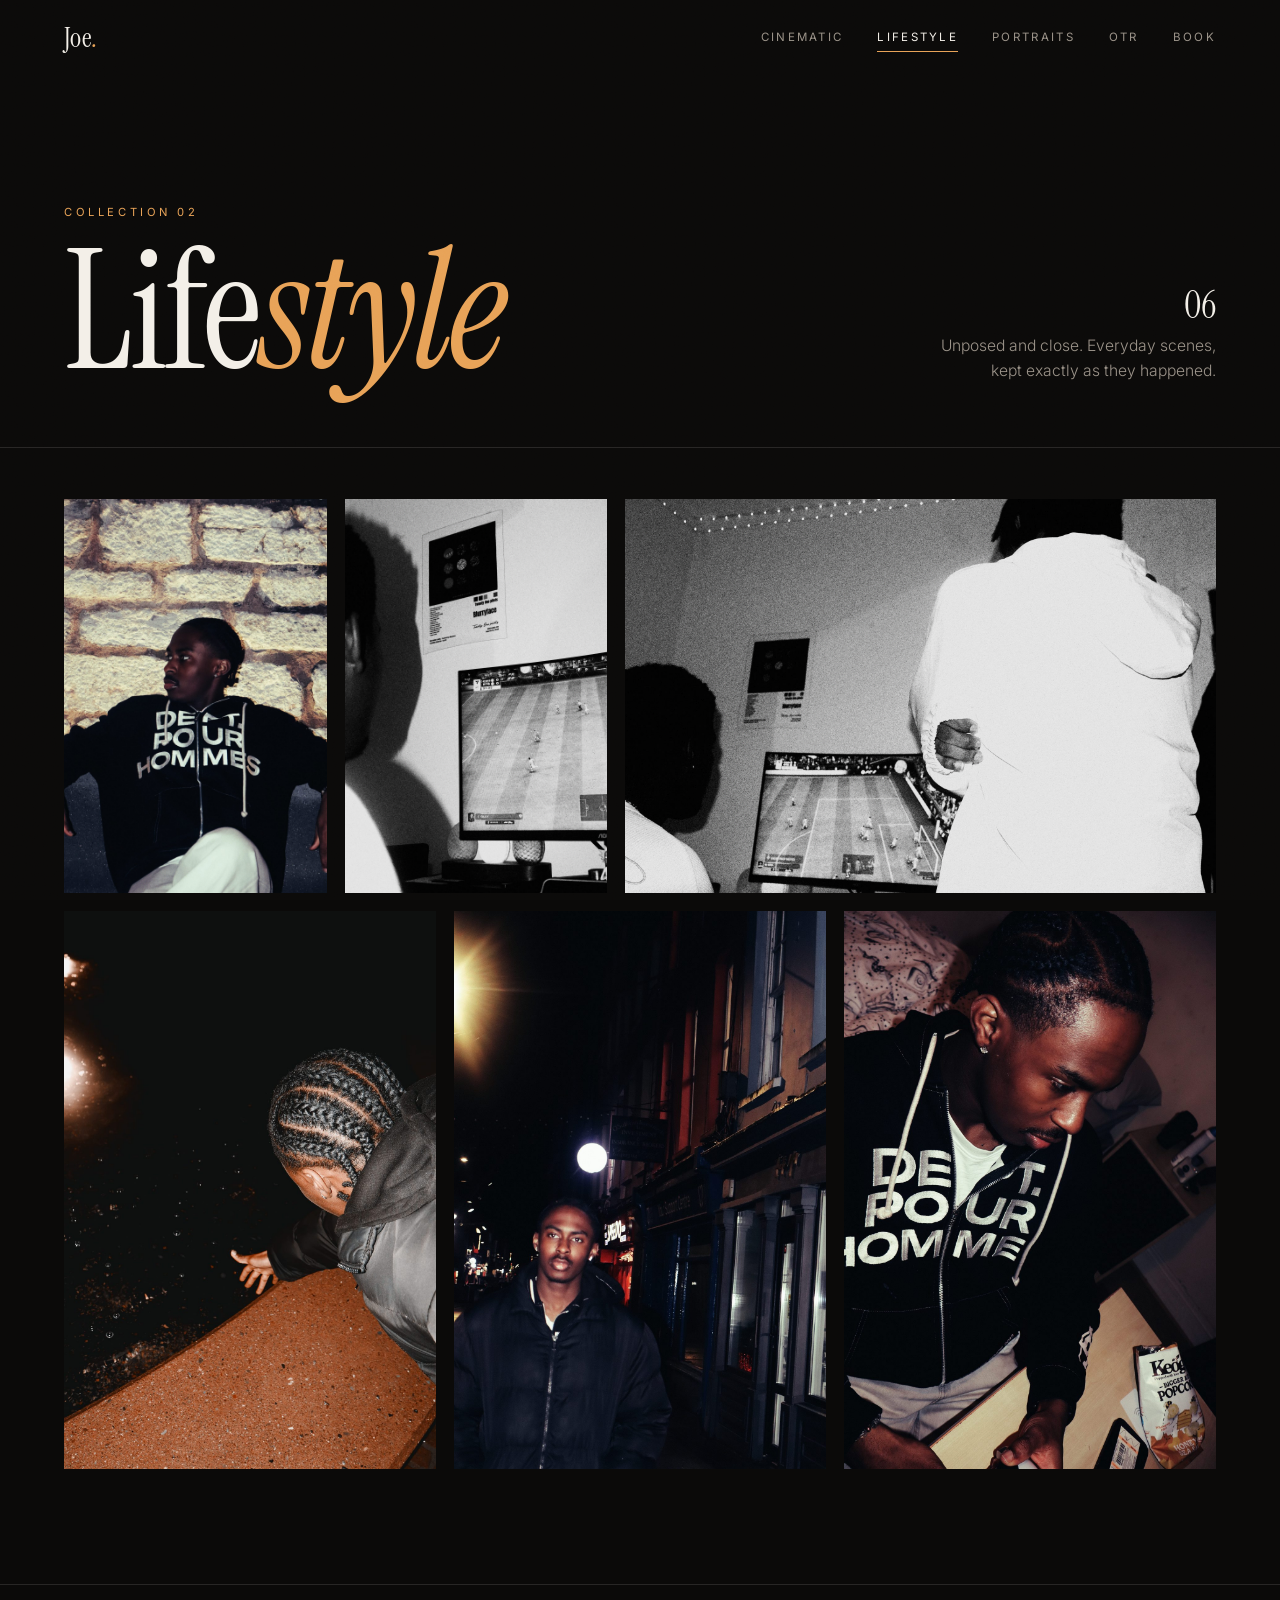
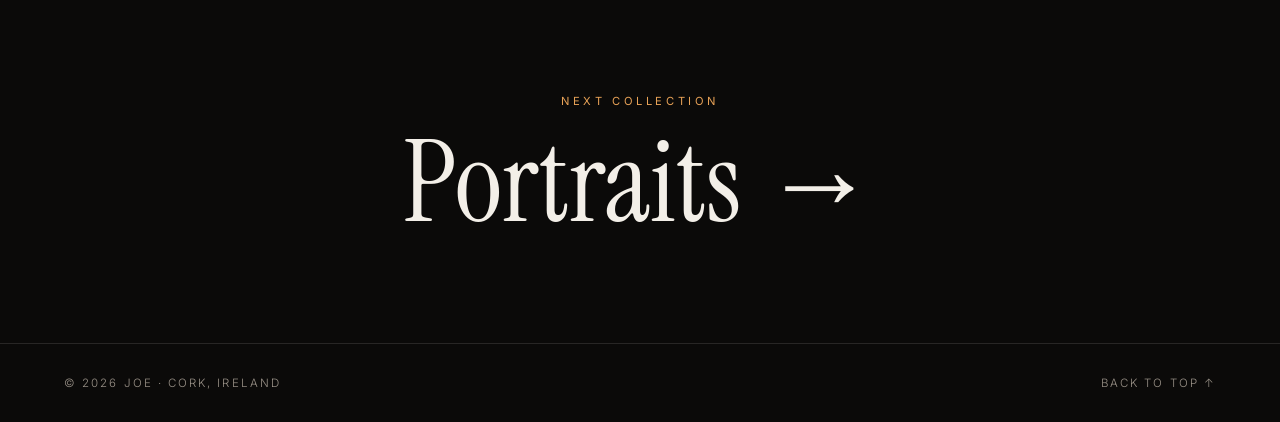
<file: lifestyle.html>
<!DOCTYPE html>
<html lang="en">
<head>
<meta charset="UTF-8">
<meta name="viewport" content="width=device-width, initial-scale=1.0">
<title>Lifestyle — Joe</title>
<meta name="description" content="Lifestyle photography by Joe, Cork-based photographer.">
<link rel="preconnect" href="https://fonts.googleapis.com">
<link rel="preconnect" href="https://fonts.gstatic.com" crossorigin>
<link href="https://fonts.googleapis.com/css2?family=Instrument+Serif:ital@0;1&family=Inter:wght@300;400;500&display=swap" rel="stylesheet">
<link rel="stylesheet" href="styles.css">
</head>
<body id="top">

<nav class="nav">
  <a class="brand" href="index.html">Joe<em>.</em></a>
  <div class="nav-links">
    <a href="cinematic.html">Cinematic</a>
    <a href="lifestyle.html" aria-current="page">Lifestyle</a>
    <a href="portraits.html">Portraits</a>
    <a href="otr.html">OTR</a>
    <a href="book/">Book</a>
  </div>
</nav>

<header class="page-head">
  <div>
    <span class="eyebrow">Collection 02</span>
    <h1>Life<em>style</em></h1>
  </div>
  <p><b>06</b>Unposed and close. Everyday scenes, kept exactly as they happened.</p>
</header>

<main class="gallery">
  <button class="shot reveal" type="button" style="--ar:0.6667" aria-label="Open photo 031">
    <img src="web/031.jpg" width="1200" height="1800" alt="Lifestyle photograph, frame 031" fetchpriority="high" decoding="async">
    <span class="cap">№ 031</span>
  </button>
  <button class="shot reveal" type="button" style="--ar:0.6667" aria-label="Open photo 005">
    <img src="web/005.jpg" width="1200" height="1800" alt="Lifestyle photograph, frame 005" fetchpriority="high" decoding="async">
    <span class="cap">№ 005</span>
  </button>
  <button class="shot reveal" type="button" style="--ar:1.5000" aria-label="Open photo 008">
    <img src="web/008.jpg" width="1800" height="1200" alt="Lifestyle photograph, frame 008" loading="lazy" decoding="async">
    <span class="cap">№ 008</span>
  </button>
  <button class="shot reveal" type="button" style="--ar:0.6667" aria-label="Open photo 040">
    <img src="web/040.jpg" width="1200" height="1800" alt="Lifestyle photograph, frame 040" loading="lazy" decoding="async">
    <span class="cap">№ 040</span>
  </button>
  <button class="shot reveal" type="button" style="--ar:0.6667" aria-label="Open photo 044">
    <img src="web/044.jpg" width="1200" height="1800" alt="Lifestyle photograph, frame 044" loading="lazy" decoding="async">
    <span class="cap">№ 044</span>
  </button>
  <button class="shot reveal" type="button" style="--ar:0.6667" aria-label="Open photo 059">
    <img src="web/059.jpg" width="1200" height="1800" alt="Lifestyle photograph, frame 059" loading="lazy" decoding="async">
    <span class="cap">№ 059</span>
  </button>
</main>

<a class="next" href="portraits.html">
  <span class="eyebrow">Next collection</span>
  <h2>Portraits →</h2>
</a>

<footer class="footer">
  <span>© 2026 Joe · Cork, Ireland</span>
  <a href="#top">Back to top ↑</a>
</footer>

<script src="script.js"></script>
</body>
</html>
</file>
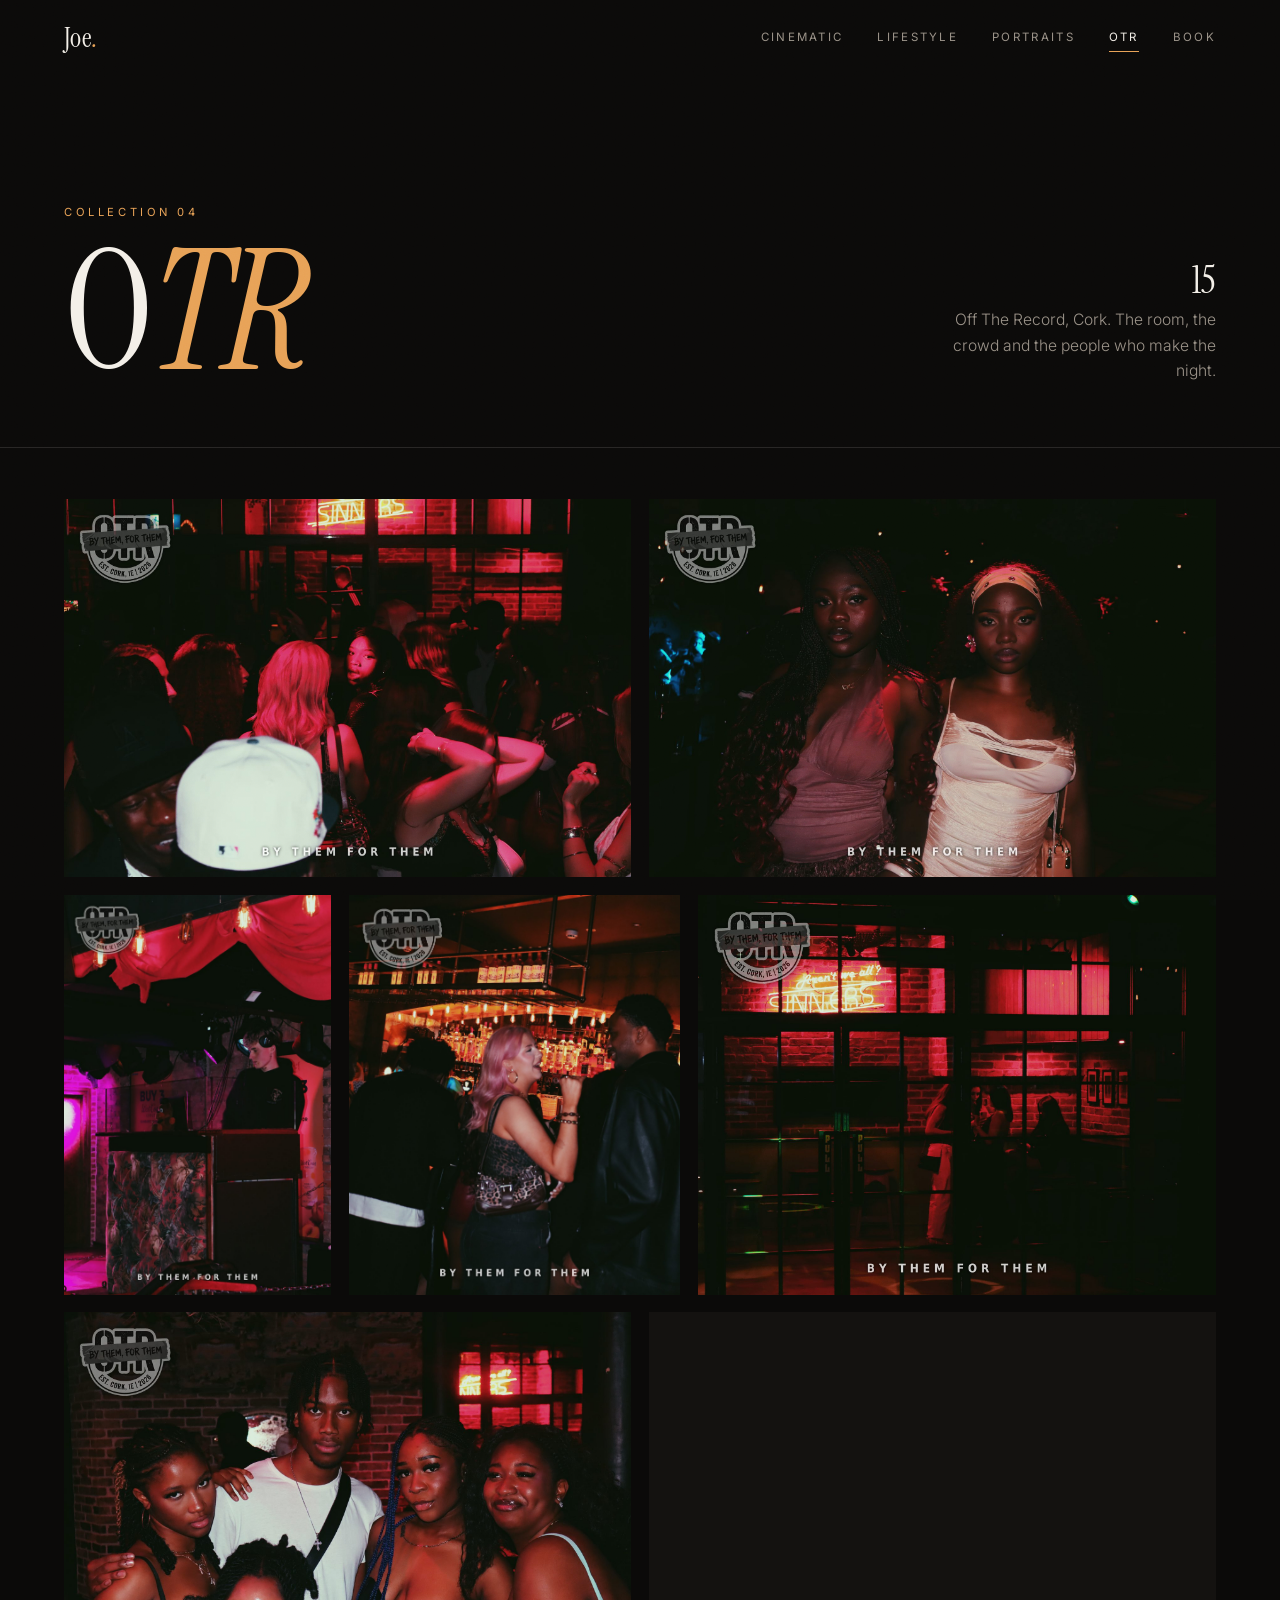
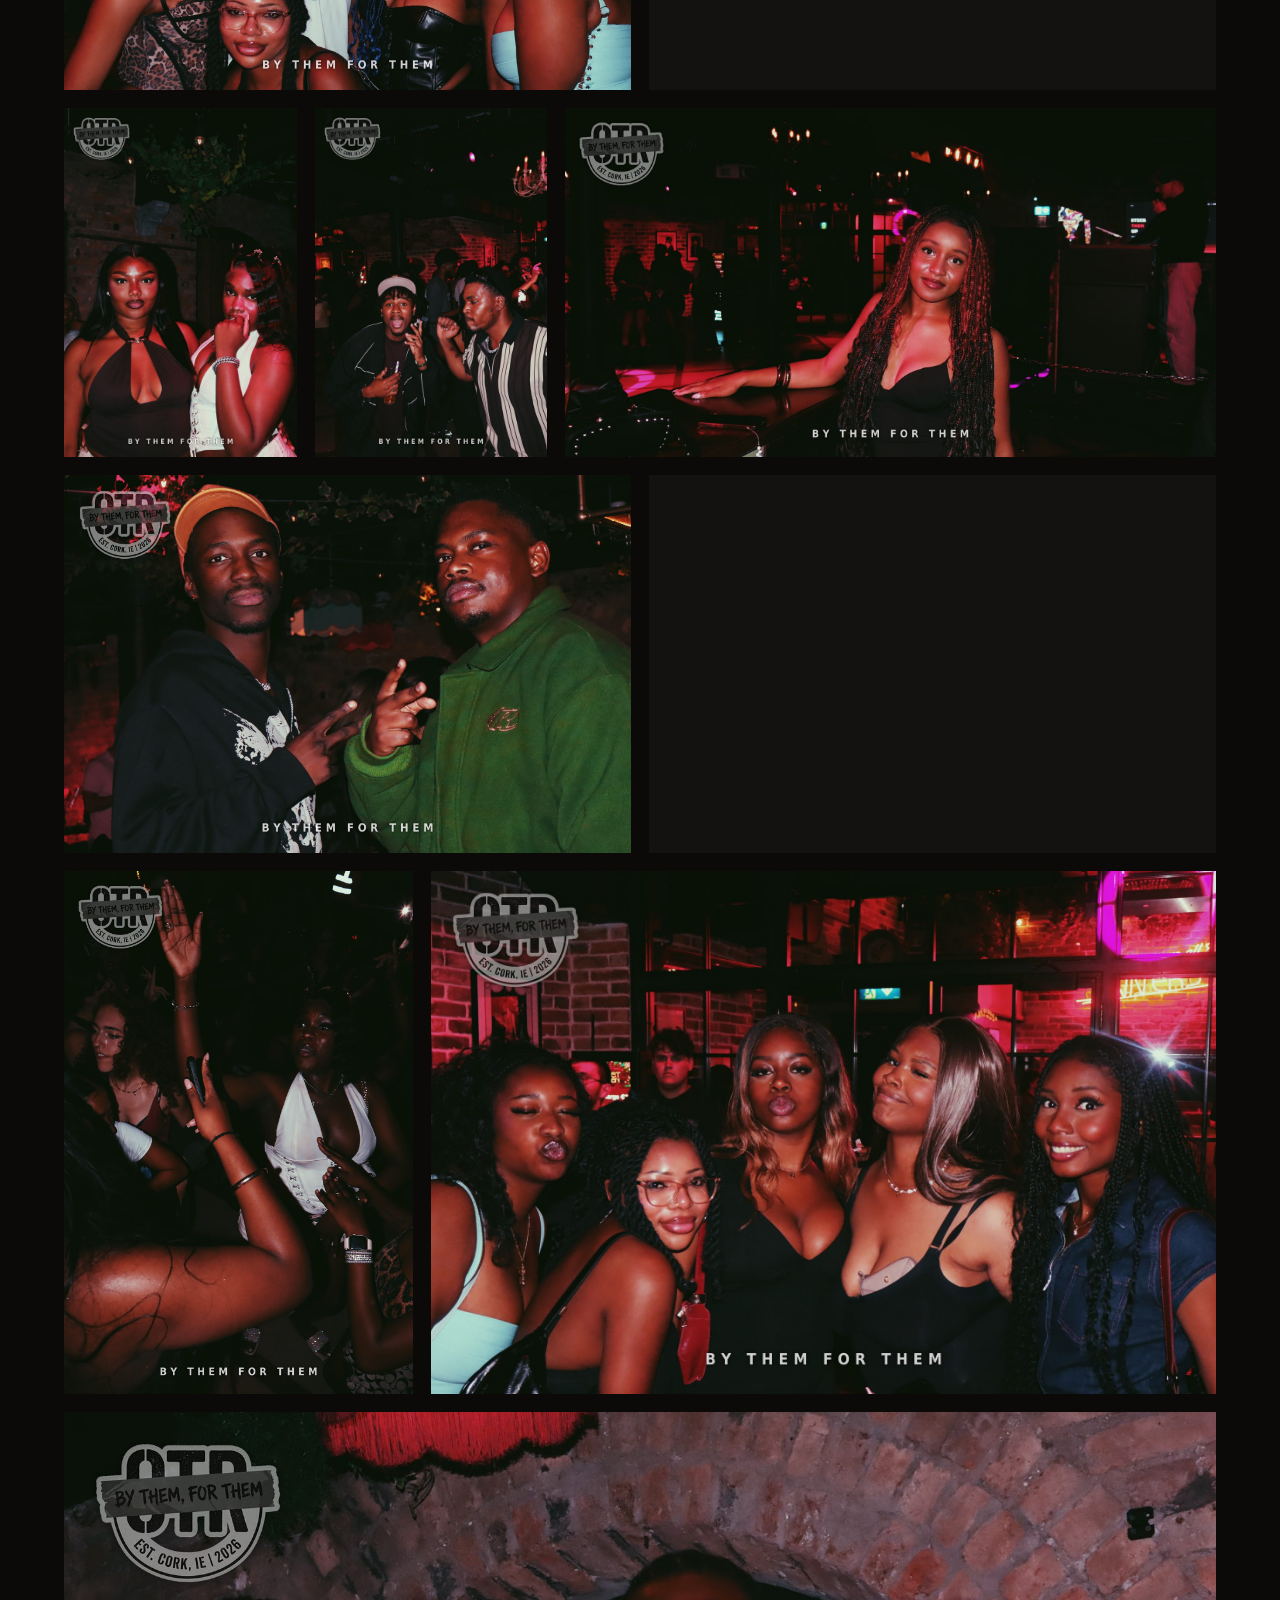
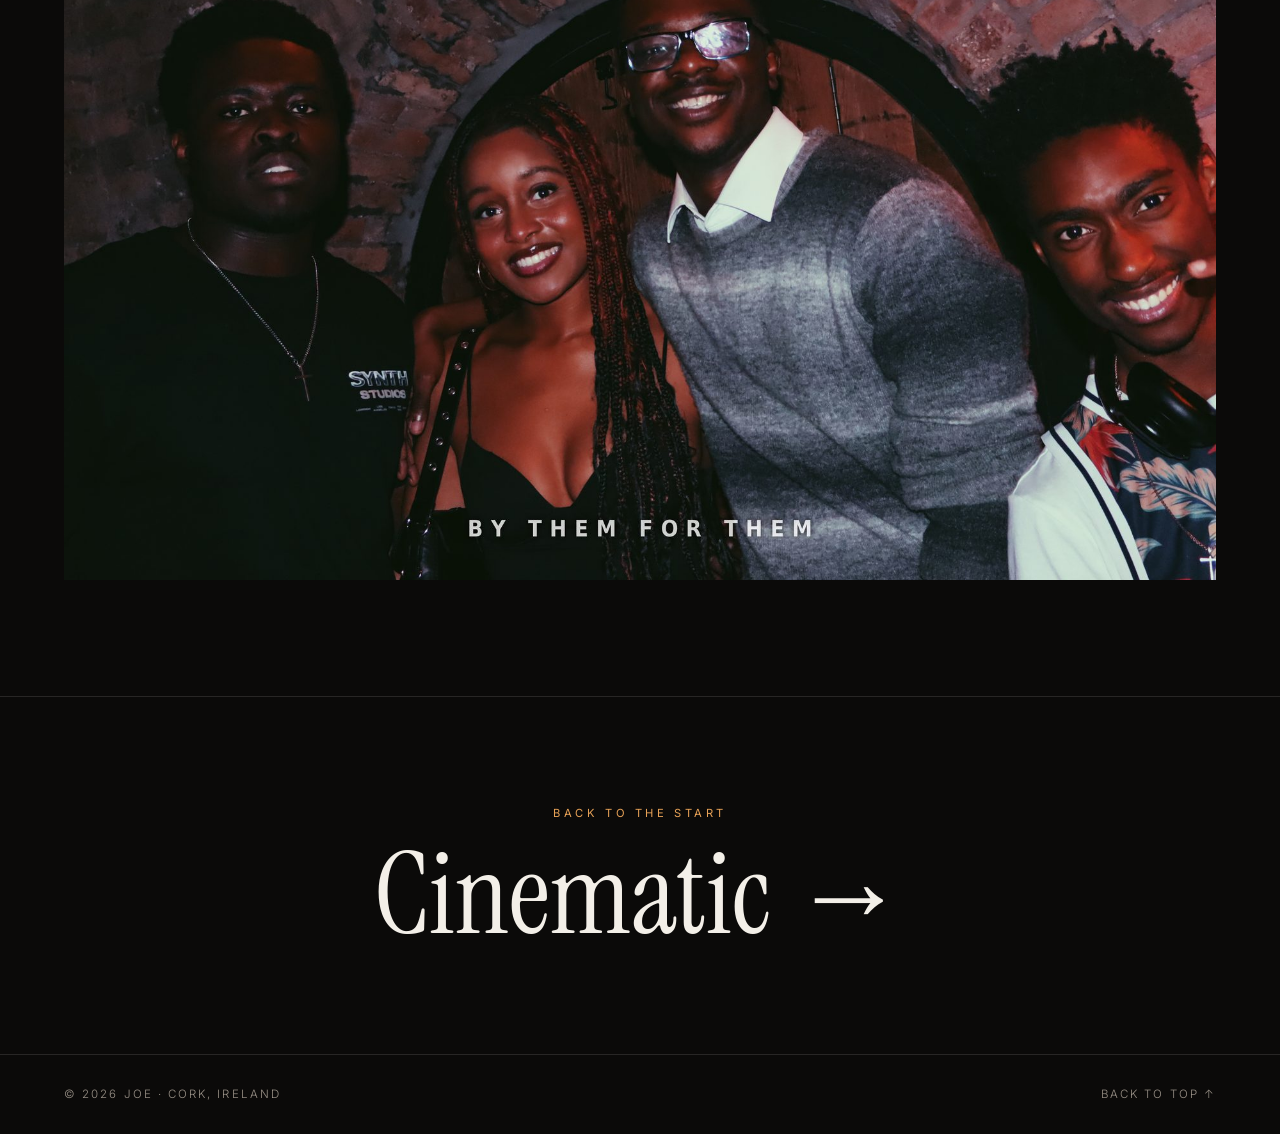
<file: otr.html>
<!DOCTYPE html>
<html lang="en">
<head>
<meta charset="UTF-8">
<meta name="viewport" content="width=device-width, initial-scale=1.0">
<title>OTR — Joe</title>
<meta name="description" content="Nightlife and event photography from OTR (Off The Record) in Cork, by Joe.">
<link rel="preconnect" href="https://fonts.googleapis.com">
<link rel="preconnect" href="https://fonts.gstatic.com" crossorigin>
<link href="https://fonts.googleapis.com/css2?family=Instrument+Serif:ital@0;1&family=Inter:wght@300;400;500&display=swap" rel="stylesheet">
<link rel="stylesheet" href="styles.css">
</head>
<body id="top">

<nav class="nav">
  <a class="brand" href="index.html">Joe<em>.</em></a>
  <div class="nav-links">
    <a href="cinematic.html">Cinematic</a>
    <a href="lifestyle.html">Lifestyle</a>
    <a href="portraits.html">Portraits</a>
    <a href="otr.html" aria-current="page">OTR</a>
    <a href="book/">Book</a>
  </div>
</nav>

<header class="page-head">
  <div>
    <span class="eyebrow">Collection 04</span>
    <h1>O<em>TR</em></h1>
  </div>
  <p><b>15</b>Off The Record, Cork. The room, the crowd and the people who make the night.</p>
</header>

<main class="gallery">
  <button class="shot reveal" type="button" style="--ar:1.5013" aria-label="Open photo OTR 062">
    <img src="web/otr-062.jpg" width="1800" height="1199" alt="OTR event photograph, frame 062" fetchpriority="high" decoding="async">
    <span class="cap">№ 062</span>
  </button>
  <button class="shot reveal" type="button" style="--ar:1.5000" aria-label="Open photo OTR 007">
    <img src="web/otr-007.jpg" width="1800" height="1200" alt="OTR event photograph, frame 007" fetchpriority="high" decoding="async">
    <span class="cap">№ 007</span>
  </button>
  <button class="shot reveal" type="button" style="--ar:0.6667" aria-label="Open photo OTR 139">
    <img src="web/otr-139.jpg" width="1200" height="1800" alt="OTR event photograph, frame 139" loading="lazy" decoding="async">
    <span class="cap">№ 139</span>
  </button>
  <button class="shot reveal" type="button" style="--ar:0.8294" aria-label="Open photo OTR 046">
    <img src="web/otr-046.jpg" width="1493" height="1800" alt="OTR event photograph, frame 046" loading="lazy" decoding="async">
    <span class="cap">№ 046</span>
  </button>
  <button class="shot reveal" type="button" style="--ar:1.2950" aria-label="Open photo OTR 128">
    <img src="web/otr-128.jpg" width="1800" height="1390" alt="OTR event photograph, frame 128" loading="lazy" decoding="async">
    <span class="cap">№ 128</span>
  </button>
  <button class="shot reveal" type="button" style="--ar:1.5000" aria-label="Open photo OTR 088">
    <img src="web/otr-088.jpg" width="1800" height="1200" alt="OTR event photograph, frame 088" loading="lazy" decoding="async">
    <span class="cap">№ 088</span>
  </button>
  <button class="shot reveal" type="button" style="--ar:1.5013" aria-label="Open photo OTR 143">
    <img src="web/otr-143.jpg" width="1800" height="1199" alt="OTR event photograph, frame 143" loading="lazy" decoding="async">
    <span class="cap">№ 143</span>
  </button>
  <button class="shot reveal" type="button" style="--ar:0.6667" aria-label="Open photo OTR 107">
    <img src="web/otr-107.jpg" width="1200" height="1800" alt="OTR event photograph, frame 107" loading="lazy" decoding="async">
    <span class="cap">№ 107</span>
  </button>
  <button class="shot reveal" type="button" style="--ar:0.6667" aria-label="Open photo OTR 033">
    <img src="web/otr-033.jpg" width="1200" height="1800" alt="OTR event photograph, frame 033" loading="lazy" decoding="async">
    <span class="cap">№ 033</span>
  </button>
  <button class="shot reveal" type="button" style="--ar:1.8634" aria-label="Open photo OTR 078">
    <img src="web/otr-078.jpg" width="1800" height="966" alt="OTR event photograph, frame 078" loading="lazy" decoding="async">
    <span class="cap">№ 078</span>
  </button>
  <button class="shot reveal" type="button" style="--ar:1.5013" aria-label="Open photo OTR 133">
    <img src="web/otr-133.jpg" width="1800" height="1199" alt="OTR event photograph, frame 133" loading="lazy" decoding="async">
    <span class="cap">№ 133</span>
  </button>
  <button class="shot reveal" type="button" style="--ar:1.5000" aria-label="Open photo OTR 129">
    <img src="web/otr-129.jpg" width="1800" height="1200" alt="OTR event photograph, frame 129" loading="lazy" decoding="async">
    <span class="cap">№ 129</span>
  </button>
  <button class="shot reveal" type="button" style="--ar:0.6667" aria-label="Open photo OTR 006">
    <img src="web/otr-006.jpg" width="1200" height="1800" alt="OTR event photograph, frame 006" loading="lazy" decoding="async">
    <span class="cap">№ 006</span>
  </button>
  <button class="shot reveal" type="button" style="--ar:1.5000" aria-label="Open photo OTR 072">
    <img src="web/otr-072.jpg" width="1800" height="1200" alt="OTR event photograph, frame 072" loading="lazy" decoding="async">
    <span class="cap">№ 072</span>
  </button>
  <button class="shot reveal" type="button" style="--ar:1.5000" aria-label="Open photo OTR 112">
    <img src="web/otr-112.jpg" width="1800" height="1200" alt="OTR event photograph, frame 112" loading="lazy" decoding="async">
    <span class="cap">№ 112</span>
  </button>
</main>

<a class="next" href="cinematic.html">
  <span class="eyebrow">Back to the start</span>
  <h2>Cinematic →</h2>
</a>

<footer class="footer">
  <span>© 2026 Joe · Cork, Ireland</span>
  <a href="#top">Back to top ↑</a>
</footer>

<script src="script.js"></script>
</body>
</html>
</file>
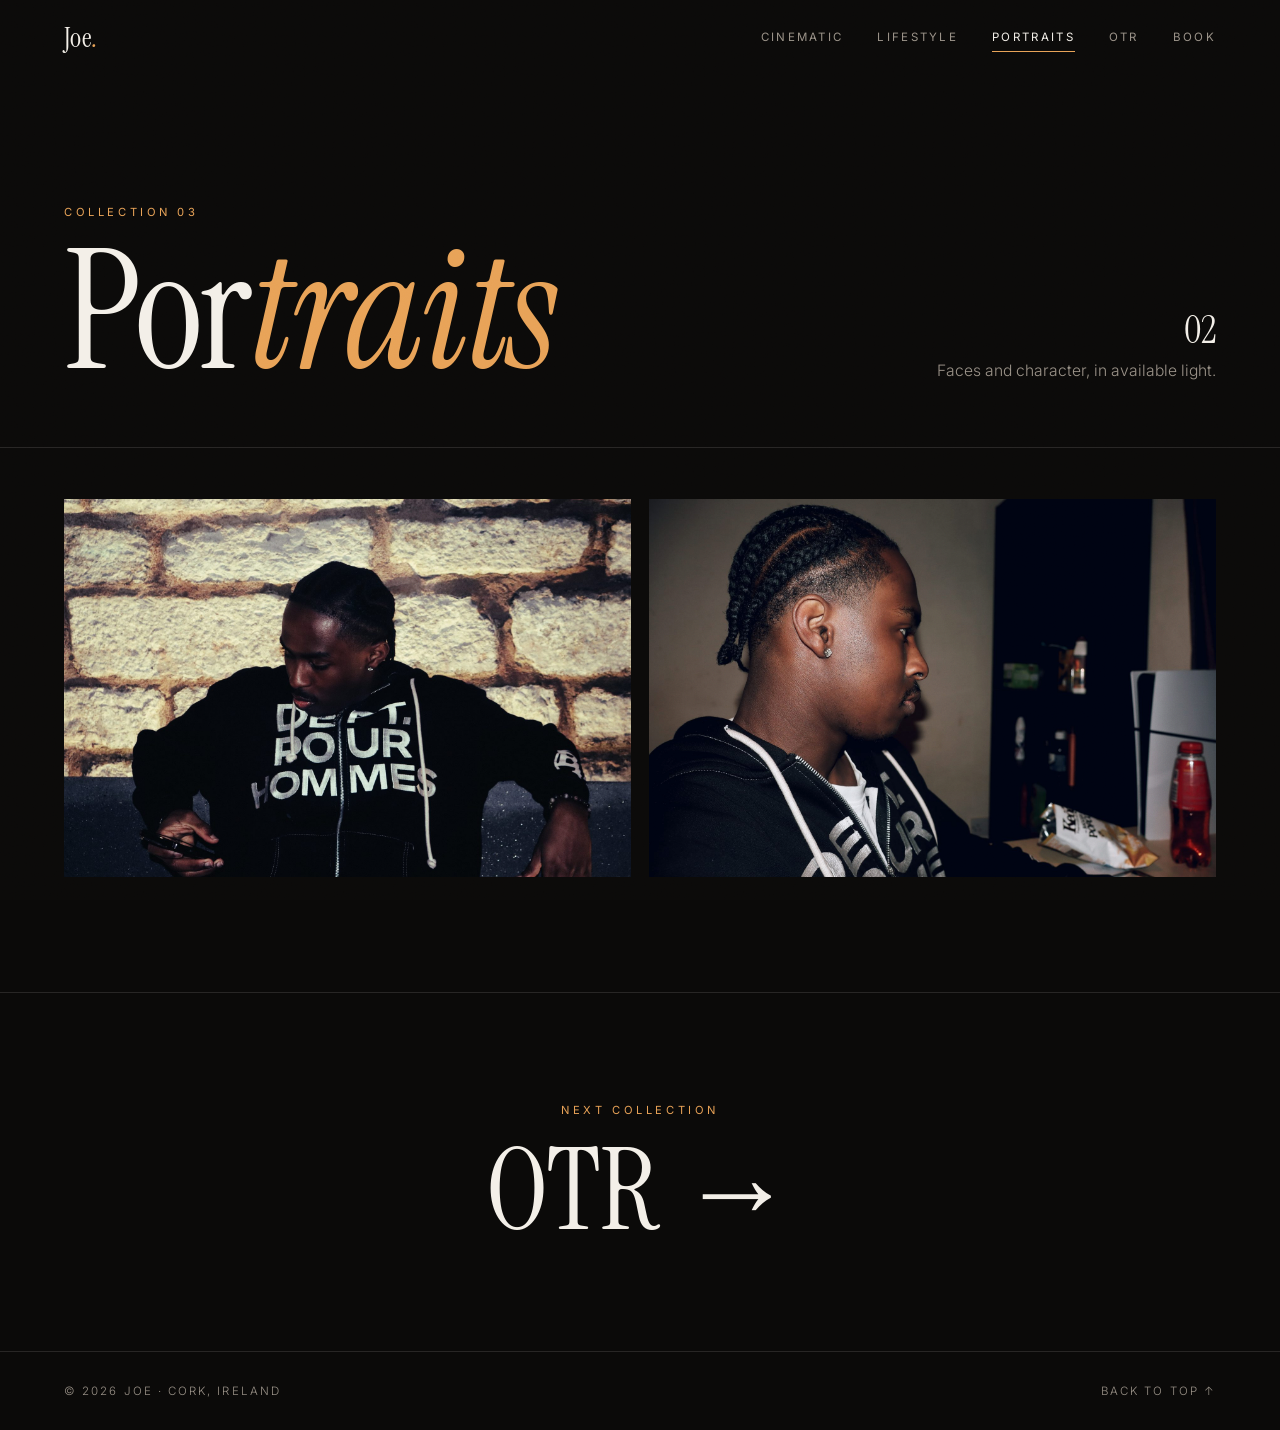
<file: portraits.html>
<!DOCTYPE html>
<html lang="en">
<head>
<meta charset="UTF-8">
<meta name="viewport" content="width=device-width, initial-scale=1.0">
<title>Portraits — Joe</title>
<meta name="description" content="Portraits photography by Joe, Cork-based photographer.">
<link rel="preconnect" href="https://fonts.googleapis.com">
<link rel="preconnect" href="https://fonts.gstatic.com" crossorigin>
<link href="https://fonts.googleapis.com/css2?family=Instrument+Serif:ital@0;1&family=Inter:wght@300;400;500&display=swap" rel="stylesheet">
<link rel="stylesheet" href="styles.css">
</head>
<body id="top">

<nav class="nav">
  <a class="brand" href="index.html">Joe<em>.</em></a>
  <div class="nav-links">
    <a href="cinematic.html">Cinematic</a>
    <a href="lifestyle.html">Lifestyle</a>
    <a href="portraits.html" aria-current="page">Portraits</a>
    <a href="otr.html">OTR</a>
    <a href="book/">Book</a>
  </div>
</nav>

<header class="page-head">
  <div>
    <span class="eyebrow">Collection 03</span>
    <h1>Por<em>traits</em></h1>
  </div>
  <p><b>02</b>Faces and character, in available light.</p>
</header>

<main class="gallery">
  <button class="shot reveal" type="button" style="--ar:1.5000" aria-label="Open photo 035">
    <img src="web/035.jpg" width="1800" height="1200" alt="Portraits photograph, frame 035" fetchpriority="high" decoding="async">
    <span class="cap">№ 035</span>
  </button>
  <button class="shot reveal" type="button" style="--ar:1.5000" aria-label="Open photo 062">
    <img src="web/062.jpg" width="1800" height="1200" alt="Portraits photograph, frame 062" fetchpriority="high" decoding="async">
    <span class="cap">№ 062</span>
  </button>
</main>

<a class="next" href="otr.html">
  <span class="eyebrow">Next collection</span>
  <h2>OTR →</h2>
</a>

<footer class="footer">
  <span>© 2026 Joe · Cork, Ireland</span>
  <a href="#top">Back to top ↑</a>
</footer>

<script src="script.js"></script>
</body>
</html>
</file>
<file: styles.css>
:root{
  --bg:#0b0a09;
  --bg-soft:#141210;
  --ink:#f3efe8;
  --muted:#9a9288;
  --line:rgba(243,239,232,.12);
  --accent:#e8a257;
  --serif:'Instrument Serif',Georgia,'Times New Roman',serif;
  --sans:'Inter',system-ui,-apple-system,'Segoe UI',sans-serif;
  --pad:clamp(20px,5vw,72px);
}
*{margin:0;padding:0;box-sizing:border-box}
html{scroll-behavior:smooth}
body{background:var(--bg);color:var(--ink);font-family:var(--sans);font-weight:300;line-height:1.6;-webkit-font-smoothing:antialiased;overflow-x:hidden}
body.locked{overflow:hidden}
img{display:block;max-width:100%}
a{color:inherit;text-decoration:none}
::selection{background:var(--accent);color:#000}
:focus-visible{outline:2px solid var(--accent);outline-offset:4px}

/* film grain */
body::after{content:"";position:fixed;inset:0;pointer-events:none;z-index:50;opacity:.07;mix-blend-mode:overlay;
  background-image:url("data:image/svg+xml,%3Csvg xmlns='http://www.w3.org/2000/svg' width='200' height='200'%3E%3Cfilter id='n'%3E%3CfeTurbulence type='fractalNoise' baseFrequency='.9' numOctaves='2' stitchTiles='stitch'/%3E%3C/filter%3E%3Crect width='100%25' height='100%25' filter='url(%23n)'/%3E%3C/svg%3E")}

/* nav */
.nav{position:fixed;top:0;left:0;right:0;z-index:20;display:flex;align-items:center;justify-content:space-between;gap:16px;
  padding:22px var(--pad);transition:background .4s,padding .4s,border-color .4s;border-bottom:1px solid transparent}
.nav.scrolled{background:rgba(11,10,9,.78);backdrop-filter:blur(14px);-webkit-backdrop-filter:blur(14px);padding-top:14px;padding-bottom:14px;border-color:var(--line)}
.brand{font-family:var(--serif);font-size:1.7rem;line-height:1;letter-spacing:.01em}
.brand em{color:var(--accent);font-style:italic}
.nav-links{display:flex;gap:clamp(14px,3vw,34px)}
.nav-links a{position:relative;font-size:.72rem;font-weight:400;letter-spacing:.2em;text-transform:uppercase;color:var(--muted);padding:6px 0;transition:color .3s}
.nav-links a::after{content:"";position:absolute;left:0;bottom:0;width:100%;height:1px;background:var(--accent);transform:scaleX(0);transform-origin:right;transition:transform .4s cubic-bezier(.2,.7,.2,1)}
.nav-links a:hover,.nav-links a[aria-current]{color:var(--ink)}
.nav-links a:hover::after,.nav-links a[aria-current]::after{transform:scaleX(1);transform-origin:left}

.eyebrow{font-size:.7rem;font-weight:400;letter-spacing:.32em;text-transform:uppercase;color:var(--accent)}

/* hero */
.hero{position:relative;min-height:100svh;display:flex;align-items:flex-end;padding:0 var(--pad) clamp(56px,10vh,110px);overflow:hidden}
.hero-bg{position:absolute;inset:0;z-index:-2}
.hero-bg img{width:100%;height:100%;object-fit:cover;animation:drift 22s ease-out forwards}
.hero::before{content:"";position:absolute;inset:0;z-index:-1;
  background:linear-gradient(180deg,rgba(11,10,9,.55) 0%,rgba(11,10,9,.05) 35%,rgba(11,10,9,.7) 78%,var(--bg) 100%)}
@keyframes drift{from{transform:scale(1.12)}to{transform:scale(1)}}
.hero h1{font-family:var(--serif);font-weight:400;font-size:clamp(3.4rem,12vw,10.5rem);line-height:.88;letter-spacing:-.02em;margin:18px 0 26px}
.hero h1 em{font-style:italic;color:var(--accent)}
.hero p{max-width:34ch;color:#cfc8bd;font-size:1.02rem}
.scroll-cue{position:absolute;right:var(--pad);bottom:clamp(56px,10vh,110px);font-size:.66rem;letter-spacing:.3em;text-transform:uppercase;color:var(--muted);writing-mode:vertical-rl;display:flex;align-items:center;gap:14px}
.scroll-cue::after{content:"";width:1px;height:64px;background:linear-gradient(var(--accent),transparent);animation:cue 2.2s ease-in-out infinite}
@keyframes cue{0%{transform:scaleY(0);transform-origin:top}50%{transform:scaleY(1);transform-origin:top}51%{transform-origin:bottom}100%{transform:scaleY(0);transform-origin:bottom}}

/* sections */
.section{padding:clamp(70px,11vw,150px) var(--pad)}
.section-head{display:flex;align-items:flex-end;justify-content:space-between;gap:24px;margin-bottom:clamp(30px,5vw,60px);padding-bottom:22px;border-bottom:1px solid var(--line)}
.section-head h2{font-family:var(--serif);font-weight:400;font-size:clamp(2.2rem,5vw,4rem);line-height:1}
.section-head h2 em{font-style:italic;color:var(--accent)}
.section-head span{font-size:.72rem;letter-spacing:.24em;text-transform:uppercase;color:var(--muted);white-space:nowrap}

/* collection cards */
.cards{display:grid;grid-template-columns:repeat(4,1fr);gap:clamp(14px,2vw,28px)}
.card{position:relative;display:block;aspect-ratio:3/4.2;overflow:hidden;background:var(--bg-soft)}
.card:nth-child(2),.card:nth-child(4){margin-top:clamp(0px,5vw,70px)}
.card img{width:100%;height:100%;object-fit:cover;transition:transform 1.2s cubic-bezier(.2,.7,.2,1),filter .8s;filter:saturate(.85) brightness(.82)}
.card::after{content:"";position:absolute;inset:0;background:linear-gradient(180deg,transparent 45%,rgba(11,10,9,.88) 100%)}
.card:hover img{transform:scale(1.06);filter:saturate(1.05) brightness(1)}
.card-info{position:absolute;left:0;right:0;bottom:0;z-index:1;padding:clamp(18px,2.4vw,32px);display:flex;align-items:flex-end;justify-content:space-between;gap:12px}
.card-info small{display:block;font-size:.68rem;letter-spacing:.28em;text-transform:uppercase;color:var(--accent);margin-bottom:6px}
.card-info h3{font-family:var(--serif);font-weight:400;font-size:clamp(1.8rem,3.2vw,2.9rem);line-height:1}
.arrow{flex:none;width:46px;height:46px;border:1px solid var(--line);border-radius:50%;display:grid;place-items:center;font-size:1.1rem;transition:background .4s,color .4s,border-color .4s,transform .4s}
.card:hover .arrow{background:var(--accent);border-color:var(--accent);color:#000;transform:rotate(-45deg)}

/* statement */
.statement{max-width:1100px;font-family:var(--serif);font-size:clamp(1.9rem,4.6vw,4rem);line-height:1.12;letter-spacing:-.01em}
.statement em{font-style:italic;color:var(--accent)}
.statement-meta{margin-top:34px;display:flex;flex-wrap:wrap;gap:10px}
.statement-meta span{font-size:.7rem;letter-spacing:.22em;text-transform:uppercase;color:var(--muted);border:1px solid var(--line);border-radius:999px;padding:8px 16px}

/* gallery pages */
.page-head{padding:clamp(140px,22vh,230px) var(--pad) clamp(34px,5vw,64px);display:grid;grid-template-columns:1fr auto;align-items:end;gap:28px;border-bottom:1px solid var(--line);margin-bottom:clamp(24px,4vw,52px)}
.page-head h1{font-family:var(--serif);font-weight:400;font-size:clamp(3.6rem,13vw,11rem);line-height:.86;letter-spacing:-.02em;margin-top:16px}
.page-head h1 em{font-style:italic;color:var(--accent)}
.page-head p{max-width:30ch;color:var(--muted);font-size:.98rem;text-align:right}
.page-head p b{display:block;font-weight:400;font-family:var(--serif);font-size:2.4rem;color:var(--ink);line-height:1;margin-bottom:8px}

.gallery{padding:0 var(--pad);display:flex;flex-wrap:wrap;gap:clamp(10px,1.4vw,22px);--h:clamp(230px,27vw,400px)}
.shot{position:relative;display:block;flex:var(--ar) 1 calc(var(--ar) * var(--h));aspect-ratio:var(--ar);min-width:0;overflow:hidden;background:var(--bg-soft);border:0;padding:0;cursor:zoom-in;font:inherit;color:inherit}
.shot img{width:100%;height:100%;object-fit:cover;transition:transform 1.1s cubic-bezier(.2,.7,.2,1),filter .6s}
.shot:hover img{transform:scale(1.035)}
.shot .cap{position:absolute;left:14px;bottom:12px;font-size:.66rem;letter-spacing:.24em;text-transform:uppercase;color:var(--ink);opacity:0;transform:translateY(6px);transition:opacity .4s,transform .4s;text-shadow:0 1px 10px rgba(0,0,0,.9)}
.shot:hover .cap,.shot:focus-visible .cap{opacity:1;transform:none}

.next{display:block;margin-top:clamp(60px,9vw,120px);padding:clamp(50px,8vw,110px) var(--pad);border-top:1px solid var(--line);text-align:center;transition:background .5s}
.next:hover{background:var(--bg-soft)}
.next h2{font-family:var(--serif);font-weight:400;font-size:clamp(2.8rem,9vw,7.5rem);line-height:1;margin-top:12px;transition:color .4s,letter-spacing .6s}
.next:hover h2{color:var(--accent);font-style:italic}

/* footer */
.footer{display:flex;flex-wrap:wrap;align-items:center;justify-content:space-between;gap:14px;padding:30px var(--pad);border-top:1px solid var(--line);font-size:.72rem;letter-spacing:.18em;text-transform:uppercase;color:var(--muted)}
.footer a:hover{color:var(--accent)}

/* lightbox */
.lightbox{position:fixed;inset:0;z-index:100;display:flex;align-items:center;justify-content:center;background:rgba(6,5,5,.96);opacity:0;visibility:hidden;transition:opacity .35s,visibility .35s}
.lightbox.open{opacity:1;visibility:visible}
.lightbox img{max-width:min(92vw,1500px);max-height:84vh;width:auto;height:auto;object-fit:contain;box-shadow:0 30px 90px rgba(0,0,0,.7);transition:opacity .25s}
.lightbox img.swap{opacity:0}
.lb-btn{position:absolute;background:none;border:1px solid var(--line);color:var(--ink);width:50px;height:50px;border-radius:50%;font-size:1.15rem;cursor:pointer;display:grid;place-items:center;transition:background .3s,color .3s,border-color .3s}
.lb-btn:hover{background:var(--accent);border-color:var(--accent);color:#000}
.lb-close{top:20px;right:20px}
.lb-prev{left:20px;top:50%;transform:translateY(-50%)}
.lb-next{right:20px;top:50%;transform:translateY(-50%)}
.lb-count{position:absolute;left:0;right:0;bottom:22px;text-align:center;font-size:.7rem;letter-spacing:.3em;text-transform:uppercase;color:var(--muted)}

/* reveal */
.reveal{opacity:0;transform:translateY(28px);transition:opacity 1s cubic-bezier(.2,.7,.2,1),transform 1s cubic-bezier(.2,.7,.2,1)}
.reveal.in{opacity:1;transform:none}

@media (max-width:1200px){
  .cards{grid-template-columns:repeat(2,1fr)}
}
@media (max-width:900px){
  .cards{grid-template-columns:1fr}
  .card{aspect-ratio:4/4.6}
  .card:nth-child(2),.card:nth-child(4){margin-top:0}
  .page-head{grid-template-columns:1fr}
  .page-head p{text-align:left}
  .scroll-cue{display:none}
}
@media (max-width:560px){
  .shot{flex-basis:100%}
  .nav-links a{letter-spacing:.12em;font-size:.66rem}
  .brand{font-size:1.4rem}
  .section-head span{display:none}
  .lb-prev,.lb-next{top:auto;bottom:14px;transform:none}
  .shot .cap{opacity:1;transform:none}
}
@media (max-width:380px){
  .nav-links{gap:8px}
  .nav-links a{letter-spacing:.04em;font-size:.58rem}
  .brand{font-size:1.2rem}
}
@media (prefers-reduced-motion:reduce){
  *,*::before,*::after{animation:none!important;transition:none!important}
  .reveal{opacity:1;transform:none}
  html{scroll-behavior:auto}
}
</file>
<file: feed.css>
.feed-wrap{max-width:960px;margin:0 auto;padding:clamp(96px,14vh,140px) var(--pad) 0}

/* profile header */
.profile{display:grid;grid-template-columns:auto 1fr;gap:clamp(24px,6vw,70px);align-items:center;
  padding-bottom:clamp(30px,5vw,46px);border-bottom:1px solid var(--line)}
.pfp{width:clamp(88px,20vw,150px);aspect-ratio:1;border-radius:50%;padding:3px;
  background:linear-gradient(135deg,var(--accent),#b56a2b);flex:none}
.pfp img{width:100%;height:100%;object-fit:cover;border-radius:50%;border:3px solid var(--bg)}
.profile-top{display:flex;align-items:center;gap:22px;flex-wrap:wrap}
.handle{font-family:var(--sans);font-weight:400;font-size:clamp(1.3rem,3vw,1.7rem);letter-spacing:.01em}
.profile-actions{display:flex;gap:10px}
.btn{font-size:.82rem;font-weight:500;padding:9px 20px;border-radius:9px;background:var(--bg-soft);
  border:1px solid var(--line);transition:background .3s,color .3s,border-color .3s}
.btn:hover{border-color:var(--accent)}
.btn-accent{background:var(--accent);color:#000;border-color:var(--accent)}
.btn-accent:hover{filter:brightness(1.08)}
.stats{list-style:none;display:flex;gap:clamp(20px,5vw,42px);margin:20px 0;font-size:.95rem;color:var(--muted)}
.stats b{color:var(--ink);font-weight:600}
.bio{font-size:.95rem;color:#cfc8bd;line-height:1.5}
.bio-name{font-weight:600;color:var(--ink)}
.bio-link{display:inline-block;margin-top:6px;color:var(--accent)}
.bio-link:hover{text-decoration:underline}

/* highlights */
.highlights{display:flex;gap:clamp(18px,4vw,34px);padding:clamp(24px,4vw,34px) 0;overflow-x:auto}
.hl{flex:none;display:flex;flex-direction:column;align-items:center;gap:9px;text-align:center}
.hl-ring{width:clamp(58px,14vw,78px);aspect-ratio:1;border-radius:50%;padding:2px;
  background:var(--bg);border:1px solid var(--line);overflow:hidden;display:grid;place-items:center}
.hl-ring img{width:100%;height:100%;object-fit:cover;border-radius:50%;filter:saturate(.9) brightness(.85);transition:filter .4s,transform .6s}
.hl:hover .hl-ring img{filter:none;transform:scale(1.06)}
.hl-add{font-size:1.6rem;color:var(--muted);font-weight:300}
.hl small{font-size:.74rem;color:var(--muted);letter-spacing:.02em}

/* tabs */
.tabs{display:flex;justify-content:center;gap:48px;border-top:1px solid var(--line);margin-top:6px}
.tab{padding:18px 0;font-size:.72rem;letter-spacing:.22em;text-transform:uppercase;color:var(--muted);
  border-top:1px solid transparent;margin-top:-1px}
.tab.active{color:var(--ink);border-top-color:var(--ink)}

/* grid */
.feed-grid{display:grid;grid-template-columns:repeat(3,1fr);gap:clamp(4px,1vw,14px);
  padding-bottom:clamp(50px,8vw,90px)}
.tile{position:relative;aspect-ratio:1;overflow:hidden;background:var(--bg-soft);border:0;padding:0;
  cursor:zoom-in;font:inherit;color:inherit}
.tile img{width:100%;height:100%;object-fit:cover;filter:saturate(.9) brightness(.9);
  transition:transform 1s cubic-bezier(.2,.7,.2,1),filter .5s}
.tile:hover img{transform:scale(1.05);filter:saturate(1.05) brightness(1)}
.tile-ov{position:absolute;inset:0;display:grid;place-items:center;padding:14px;text-align:center;
  background:rgba(11,10,9,.5);opacity:0;transition:opacity .35s}
.tile:hover .tile-ov,.tile:focus-visible .tile-ov{opacity:1}
.tile-cap{font-family:var(--serif);font-style:italic;font-size:clamp(.95rem,2vw,1.3rem);color:var(--ink);
  text-shadow:0 1px 12px rgba(0,0,0,.8)}

@media (max-width:620px){
  .profile{grid-template-columns:auto 1fr;gap:18px}
  .profile-top{flex-direction:column;align-items:flex-start;gap:12px}
  .bio{grid-column:1/-1;margin-top:4px}
  .stats{font-size:.85rem;gap:18px}
  .feed-grid{gap:3px}
  .tile-ov{opacity:0!important}
}
</file>
